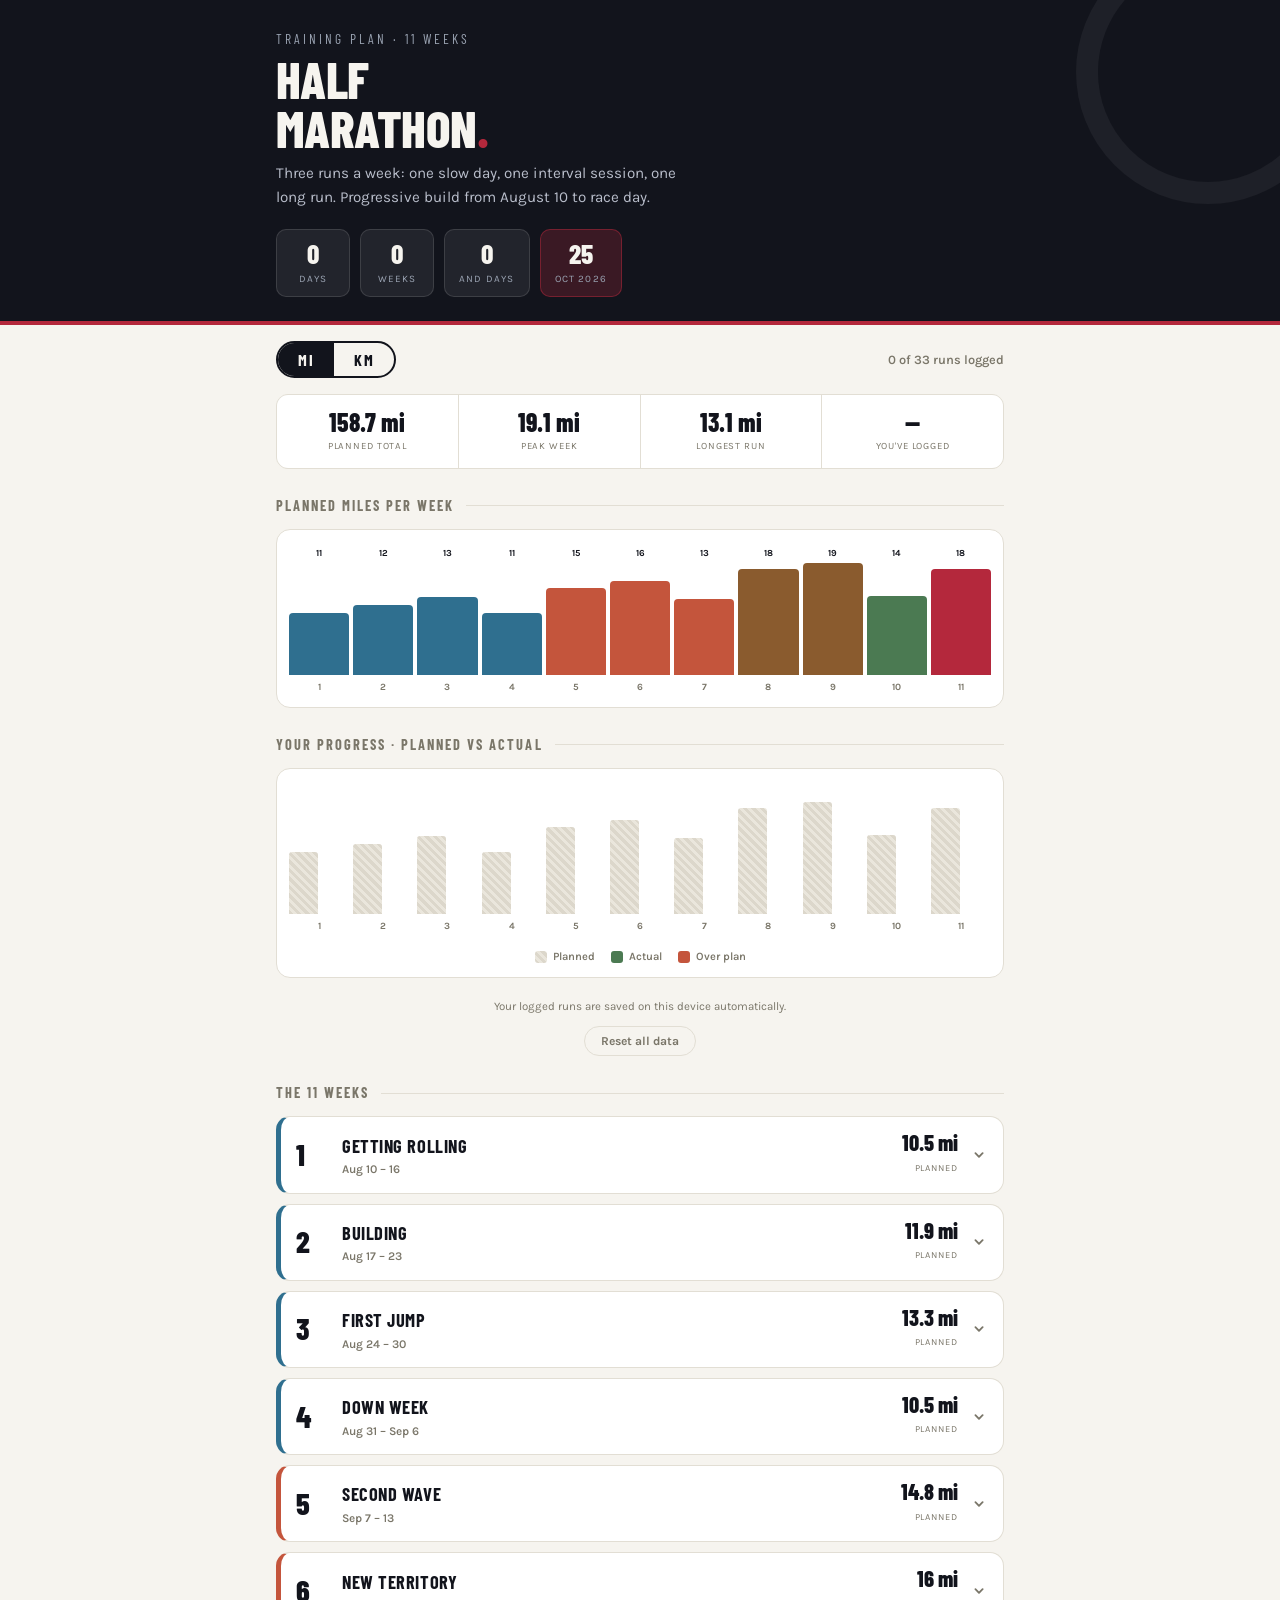
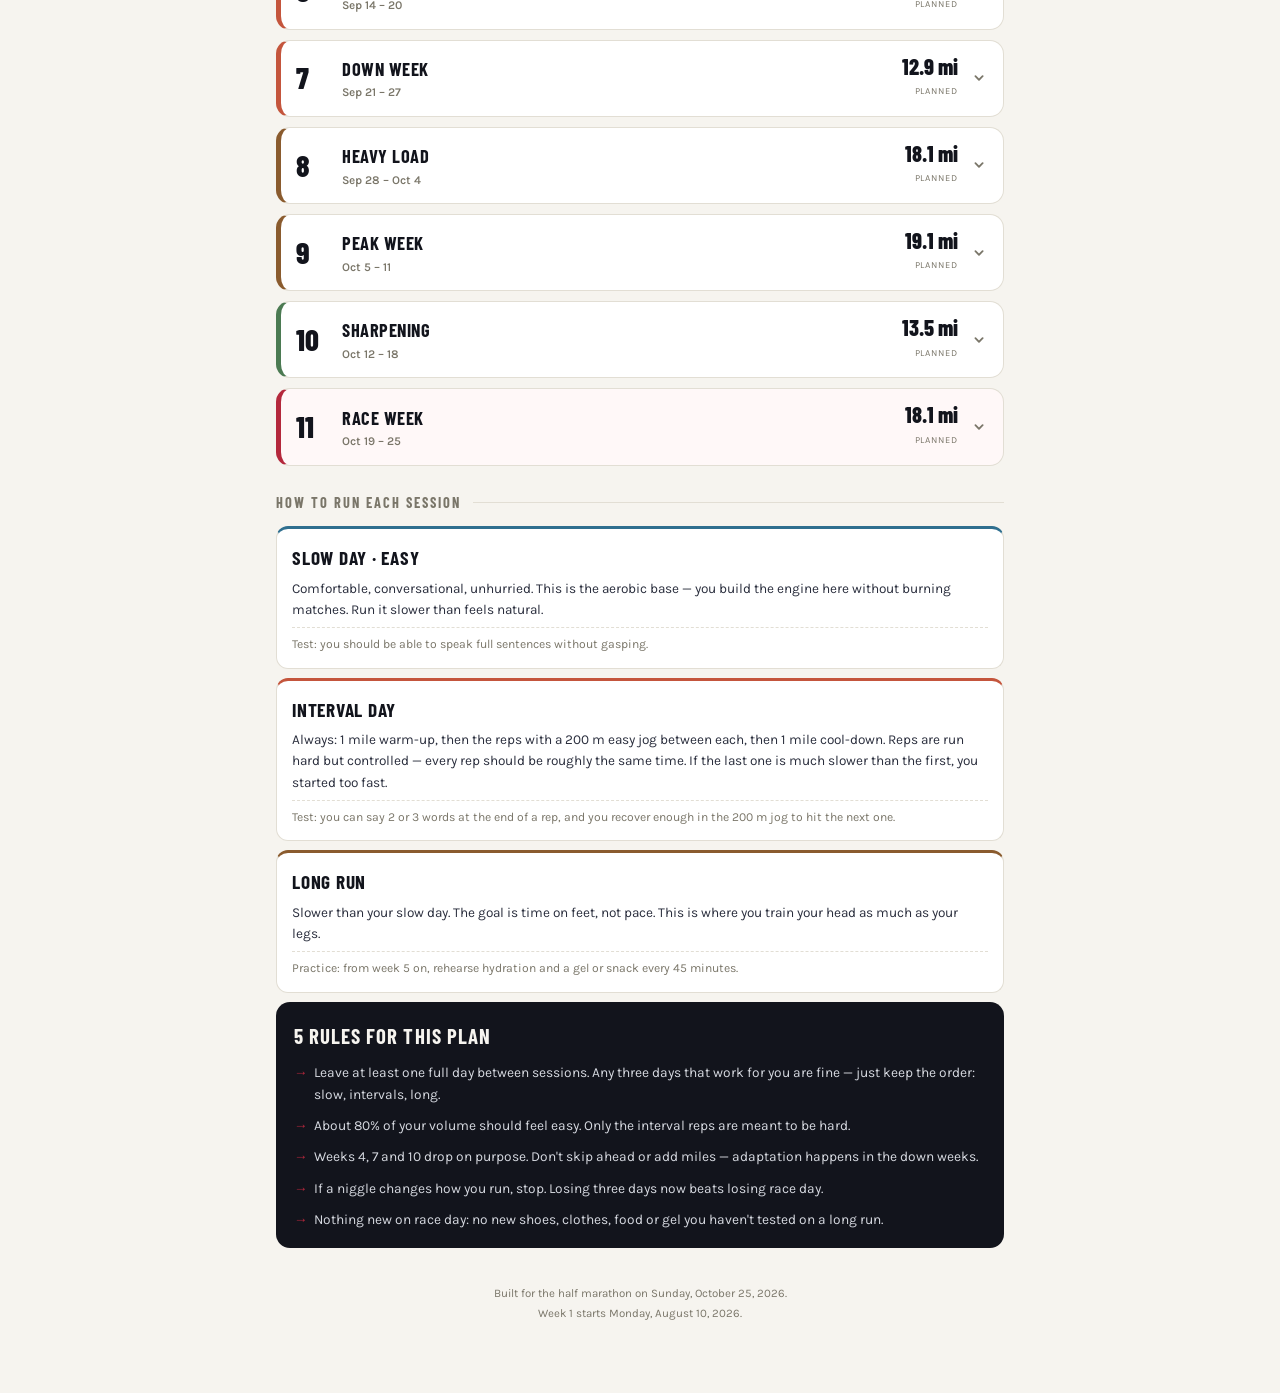
<file: index.html>
<!DOCTYPE html>
<html lang="en">
<head>
<meta charset="UTF-8">
<meta name="viewport" content="width=device-width, initial-scale=1.0, viewport-fit=cover">
<title>Half Marathon · 11-Week Plan · Oct 25, 2026</title>
<link href="https://fonts.googleapis.com/css2?family=Barlow+Condensed:wght@600;700;800&family=Karla:wght@400;500;600;700&display=swap" rel="stylesheet">
<style>
:root{
  --ink:#12141C; --ink-2:#2A2E3D;
  --paper:#F6F4EF; --card:#FFFFFF;
  --line:#E2DED4; --muted:#7A7669;
  --base:#2F6F8F; --build:#C4553C; --peak:#8A5B2E; --taper:#4B7A52; --race:#B4283C;
  --easy:#2F6F8F; --interval:#C4553C; --long:#8A5B2E;
  --f-head:'Barlow Condensed',sans-serif;
  --f-body:'Karla',sans-serif;
  --track:112px;
}
*{margin:0;padding:0;box-sizing:border-box;-webkit-tap-highlight-color:transparent}
body{font-family:var(--f-body);background:var(--paper);color:var(--ink);line-height:1.55;padding-bottom:60px}
.wrap{max-width:760px;margin:0 auto;padding:0 16px}

/* HERO */
.hero{background:var(--ink);color:var(--paper);padding:28px 0 24px;border-bottom:4px solid var(--race);position:relative;overflow:hidden}
.hero::after{content:"";position:absolute;right:-60px;top:-60px;width:220px;height:220px;border:22px solid rgba(255,255,255,.05);border-radius:50%}
.kicker{font-family:var(--f-head);font-size:.85rem;letter-spacing:.22em;text-transform:uppercase;color:#9AA3B2;margin-bottom:6px}
.hero h1{font-family:var(--f-head);font-weight:800;font-size:clamp(2.1rem,8vw,3.2rem);line-height:.95;text-transform:uppercase;letter-spacing:-.01em}
.hero h1 em{font-style:normal;color:var(--race)}
.hero p.sub{color:#B9BECB;font-size:.95rem;margin-top:10px;max-width:48ch}
.countdown{display:flex;gap:10px;margin-top:20px;flex-wrap:wrap;position:relative;z-index:1}
.cd-box{background:rgba(255,255,255,.07);border:1px solid rgba(255,255,255,.12);border-radius:10px;padding:10px 14px;min-width:74px;text-align:center}
.cd-num{font-family:var(--f-head);font-size:1.7rem;font-weight:800;line-height:1}
.cd-lab{font-size:.62rem;letter-spacing:.12em;text-transform:uppercase;color:#9AA3B2;margin-top:3px}

/* CONTROLS */
.controls{display:flex;align-items:center;justify-content:space-between;gap:12px;padding:16px 0;flex-wrap:wrap}
.unit-toggle{display:inline-flex;border:2px solid var(--ink);border-radius:999px;overflow:hidden}
.unit-toggle button{font-family:var(--f-head);font-size:1rem;font-weight:700;letter-spacing:.1em;padding:7px 20px;border:0;background:transparent;color:var(--ink);cursor:pointer;text-transform:uppercase}
.unit-toggle button.on{background:var(--ink);color:var(--paper)}
.progress-mini{font-size:.8rem;color:var(--muted);font-weight:600}

/* STATS */
.stats{display:grid;grid-template-columns:repeat(4,1fr);gap:1px;background:var(--line);border:1px solid var(--line);border-radius:12px;overflow:hidden;margin-bottom:22px}
.stat{background:var(--card);padding:14px 8px;text-align:center}
.stat b{display:block;font-family:var(--f-head);font-size:1.6rem;font-weight:800;line-height:1}
.stat span{font-size:.6rem;letter-spacing:.09em;text-transform:uppercase;color:var(--muted);display:block;margin-top:4px}

.sec-head{font-family:var(--f-head);text-transform:uppercase;letter-spacing:.14em;font-size:.9rem;color:var(--muted);font-weight:700;display:flex;align-items:center;gap:12px;margin:26px 0 12px}
.sec-head::after{content:"";flex:1;height:1px;background:var(--line)}

/* CHARTS */
.chart-card{background:var(--card);border:1px solid var(--line);border-radius:14px;padding:16px 12px 12px;margin-bottom:10px}
.bars{display:flex;align-items:flex-end;gap:4px}
.bar-col{flex:1;min-width:0;text-align:center;cursor:pointer}
.bar-val{font-size:.58rem;color:var(--ink);font-weight:700;margin-bottom:3px;height:14px}
.bar-track{height:var(--track);display:flex;align-items:flex-end;gap:2px}
.bar{width:100%;min-height:3px;border-radius:4px 4px 0 0;background:var(--base);transition:height .3s}
.bar-lab{font-size:.6rem;color:var(--muted);font-weight:700;margin-top:5px}
.p-plan{flex:1;min-height:3px;border-radius:3px 3px 0 0;
  background:repeating-linear-gradient(45deg,#DCD7CB,#DCD7CB 3px,#EAE6DC 3px,#EAE6DC 6px)}
.p-act{flex:1;min-height:0;border-radius:3px 3px 0 0;background:var(--taper);transition:height .3s}
.p-act.over{background:var(--build)}
.legend{display:flex;gap:16px;justify-content:center;margin-top:14px;flex-wrap:wrap}
.legend span{font-size:.7rem;color:var(--muted);font-weight:600;display:flex;align-items:center;gap:6px}
.swatch{width:12px;height:12px;border-radius:3px;display:inline-block}

/* WEEK CARDS */
.week{background:var(--card);border:1px solid var(--line);border-radius:14px;margin-bottom:10px;overflow:hidden;border-left:5px solid var(--base)}
.week.build{border-left-color:var(--build)}
.week.peak{border-left-color:var(--peak)}
.week.taper{border-left-color:var(--taper)}
.week.race{border-left-color:var(--race);background:#FFF8F8}
.week-head{display:flex;align-items:center;gap:12px;padding:14px 15px;cursor:pointer}
.wnum{font-family:var(--f-head);font-size:1.9rem;font-weight:800;line-height:.85;min-width:34px}
.wmeta{flex:1;min-width:0}
.wtitle{font-family:var(--f-head);font-size:1.15rem;font-weight:700;text-transform:uppercase;letter-spacing:.03em}
.wdates{font-size:.74rem;color:var(--muted);font-weight:600}
.wtotal{text-align:right}
.wtotal b{font-family:var(--f-head);font-size:1.4rem;font-weight:800;display:block;line-height:1}
.wtotal span{font-size:.58rem;letter-spacing:.1em;text-transform:uppercase;color:var(--muted)}
.wtotal .ran{font-size:.66rem;font-weight:700;color:var(--taper);letter-spacing:0;text-transform:none}
.chev{width:18px;color:var(--muted);transition:transform .25s;flex-shrink:0}
.week.open .chev{transform:rotate(180deg)}
.week-body{display:none;padding:0 15px 15px;border-top:1px dashed var(--line)}
.week.open .week-body{display:block}
.wnote{font-size:.82rem;color:var(--ink-2);background:var(--paper);padding:10px 12px;border-radius:9px;margin:13px 0}

.session{padding:12px 0;border-bottom:1px solid var(--line)}
.session:last-child{border-bottom:0}
.s-top{display:flex;align-items:baseline;gap:8px;flex-wrap:wrap}
.s-order{font-family:var(--f-head);font-size:1.05rem;font-weight:700;text-transform:uppercase;color:var(--muted)}
.tag{font-size:.58rem;font-weight:800;letter-spacing:.1em;text-transform:uppercase;padding:3px 8px;border-radius:999px;color:#fff}
.tag.easy{background:var(--easy)}
.tag.interval{background:var(--interval)}
.tag.long{background:var(--long)}
.tag.race{background:var(--race)}
.s-dist{margin-left:auto;font-family:var(--f-head);font-weight:800;font-size:1.15rem}
.s-detail{font-size:.83rem;color:var(--ink-2);margin-top:3px}
.s-feel{font-size:.74rem;color:var(--muted);margin-top:4px;font-style:italic}

/* LOG ROW */
.s-log{display:flex;align-items:center;gap:8px;margin-top:10px;background:var(--paper);
       padding:9px 10px;border-radius:10px;flex-wrap:wrap}
.s-log label{font-size:.66rem;letter-spacing:.09em;text-transform:uppercase;color:var(--muted);font-weight:700}
.s-log input{width:72px;padding:7px 9px;border:2px solid var(--line);border-radius:8px;
  font-family:var(--f-body);font-size:1rem;font-weight:700;text-align:right;background:#fff;color:var(--ink)}
.s-log input:focus{outline:none;border-color:var(--taper)}
.s-log .u{font-size:.72rem;color:var(--muted);font-weight:700}
.btn-save{
  font-family:var(--f-body);font-size:.78rem;font-weight:800;letter-spacing:.04em;
  padding:8px 16px;border-radius:8px;border:2px solid var(--ink);background:var(--ink);
  color:#fff;cursor:pointer;transition:.15s;min-width:74px;
}
.btn-save:active{transform:scale(.96)}
.btn-save.ok{background:var(--taper);border-color:var(--taper)}
.delta{font-size:.72rem;font-weight:700;margin-left:auto}
.delta.up{color:var(--build)}
.delta.dn{color:var(--muted)}
.delta.ok{color:var(--taper)}

.zone{background:var(--card);border:1px solid var(--line);border-radius:12px;padding:14px 15px;margin-bottom:9px;border-top:3px solid var(--easy)}
.zone.z-int{border-top-color:var(--interval)}
.zone.z-long{border-top-color:var(--long)}
.zone h4{font-family:var(--f-head);font-size:1.2rem;text-transform:uppercase;letter-spacing:.04em}
.zone p{font-size:.85rem;color:var(--ink-2);margin-top:5px}
.zone .test{font-size:.76rem;color:var(--muted);margin-top:7px;padding-top:7px;border-top:1px dashed var(--line)}

.rules{background:var(--ink);color:var(--paper);border-radius:14px;padding:18px 18px 8px;margin-bottom:10px}
.rules h4{font-family:var(--f-head);font-size:1.3rem;text-transform:uppercase;letter-spacing:.05em;margin-bottom:10px}
.rules li{font-size:.86rem;color:#D6D9E0;margin-bottom:10px;list-style:none;padding-left:20px;position:relative}
.rules li::before{content:"→";position:absolute;left:0;color:var(--race);font-weight:700}

.savenote{font-size:.72rem;color:var(--muted);text-align:center;padding:10px 0 0}
.btn-reset{display:block;margin:10px auto 0;background:none;border:1.5px solid var(--line);color:var(--muted);font-family:var(--f-body);font-weight:700;font-size:.76rem;padding:7px 16px;border-radius:999px;cursor:pointer}
.btn-reset:hover{border-color:var(--race);color:var(--race)}
.foot{text-align:center;font-size:.72rem;color:var(--muted);padding:26px 0 10px;line-height:1.7}

.flash{position:fixed;bottom:18px;left:50%;transform:translateX(-50%);background:var(--taper);
  color:#fff;font-size:.8rem;font-weight:700;padding:10px 22px;border-radius:999px;
  opacity:0;pointer-events:none;transition:opacity .25s;z-index:99;box-shadow:0 4px 14px rgba(0,0,0,.2)}
.flash.on{opacity:1}

@media(max-width:420px){
  :root{--track:92px}
  .stats{grid-template-columns:repeat(2,1fr)}
  .bar-val{display:none}
  .delta{margin-left:0;width:100%}
}
</style>
</head>
<body>

<div class="hero">
  <div class="wrap">
    <div class="kicker">Training plan · 11 weeks</div>
    <h1>Half<br>Marathon<em>.</em></h1>
    <p class="sub">Three runs a week: one slow day, one interval session, one long run. Progressive build from August 10 to race day.</p>
    <div class="countdown" id="cd"></div>
  </div>
</div>

<div class="wrap">

  <div class="controls">
    <div class="unit-toggle">
      <button id="btnMi" class="on" onclick="setUnit('mi')">MI</button>
      <button id="btnKm" onclick="setUnit('km')">KM</button>
    </div>
    <div class="progress-mini" id="progTxt">0 of 33 runs logged</div>
  </div>

  <div class="stats">
    <div class="stat"><b id="stTotal">—</b><span>Planned total</span></div>
    <div class="stat"><b id="stPeak">—</b><span>Peak week</span></div>
    <div class="stat"><b id="stLong">—</b><span>Longest run</span></div>
    <div class="stat"><b id="stLogged">—</b><span>You've logged</span></div>
  </div>

  <div class="sec-head">Planned miles per week</div>
  <div class="chart-card"><div class="bars" id="bars"></div></div>

  <div class="sec-head">Your progress · planned vs actual</div>
  <div class="chart-card">
    <div class="bars" id="pbars"></div>
    <div class="legend">
      <span><i class="swatch" style="background:repeating-linear-gradient(45deg,#DCD7CB,#DCD7CB 3px,#EAE6DC 3px,#EAE6DC 6px)"></i> Planned</span>
      <span><i class="swatch" style="background:var(--taper)"></i> Actual</span>
      <span><i class="swatch" style="background:var(--build)"></i> Over plan</span>
    </div>
  </div>
  <div class="savenote" id="saveNote"></div>
  <button class="btn-reset" onclick="resetAll()">Reset all data</button>

  <div class="sec-head">The 11 weeks</div>
  <div id="weeks"></div>

  <div class="sec-head">How to run each session</div>

  <div class="zone">
    <h4>Slow day · Easy</h4>
    <p>Comfortable, conversational, unhurried. This is the aerobic base — you build the engine here without burning matches. Run it slower than feels natural.</p>
    <div class="test">Test: you should be able to speak full sentences without gasping.</div>
  </div>

  <div class="zone z-int">
    <h4>Interval day</h4>
    <p>Always: 1 mile warm-up, then the reps with a 200 m easy jog between each, then 1 mile cool-down. Reps are run hard but controlled — every rep should be roughly the same time. If the last one is much slower than the first, you started too fast.</p>
    <div class="test">Test: you can say 2 or 3 words at the end of a rep, and you recover enough in the 200 m jog to hit the next one.</div>
  </div>

  <div class="zone z-long">
    <h4>Long run</h4>
    <p>Slower than your slow day. The goal is time on feet, not pace. This is where you train your head as much as your legs.</p>
    <div class="test">Practice: from week 5 on, rehearse hydration and a gel or snack every 45 minutes.</div>
  </div>

  <div class="rules">
    <h4>5 rules for this plan</h4>
    <ul>
      <li>Leave at least one full day between sessions. Any three days that work for you are fine — just keep the order: slow, intervals, long.</li>
      <li>About 80% of your volume should feel easy. Only the interval reps are meant to be hard.</li>
      <li>Weeks 4, 7 and 10 drop on purpose. Don't skip ahead or add miles — adaptation happens in the down weeks.</li>
      <li>If a niggle changes how you run, stop. Losing three days now beats losing race day.</li>
      <li>Nothing new on race day: no new shoes, clothes, food or gel you haven't tested on a long run.</li>
    </ul>
  </div>

  <div class="foot">
    Built for the half marathon on Sunday, October 25, 2026.<br>
    Week 1 starts Monday, August 10, 2026.
  </div>
</div>

<div class="flash" id="flash">Saved</div>

<script>
/* ================= PLAN DATA (miles) ================= */
const RACE = new Date(2026,9,25,7,0,0);

const PLAN = [
 {n:1, phase:'base', title:'Getting rolling', dates:'Aug 10 – 16',
  note:'Start conservative. The goal this week is not pace — it is showing up all three days.',
  s:[
    {type:'easy', mi:3, det:'Continuous easy run', feel:'If in doubt, go slower.'},
    {type:'interval', mi:3.5, det:'1 mi warm-up + 4 × 400 m (200 m jog recovery) + 1 mi cool-down', feel:'First taste of speed. Keep all four reps even.'},
    {type:'long', mi:4, det:'Easy long run, walk breaks allowed', feel:'Finish feeling you could have kept going.'}
  ]},
 {n:2, phase:'base', title:'Building', dates:'Aug 17 – 23',
  note:'One more rep on the track, one more mile on the long run.',
  s:[
    {type:'easy', mi:3, det:'Continuous easy run', feel:'Recovery pace.'},
    {type:'interval', mi:3.9, det:'1 mi warm-up + 5 × 400 m (200 m jog recovery) + 1 mi cool-down', feel:'Same effort as last week, one extra rep.'},
    {type:'long', mi:5, det:'Steady easy long run', feel:'Slower than your easy day.'}
  ]},
 {n:3, phase:'base', title:'First jump', dates:'Aug 24 – 30',
  note:'Long run reaches 6 miles. It is normal for this week to feel heavier than the last.',
  s:[
    {type:'easy', mi:3, det:'Continuous easy run', feel:'Legs may be tired — that is fine.'},
    {type:'interval', mi:4.3, det:'1 mi warm-up + 6 × 400 m (200 m jog recovery) + 1 mi cool-down', feel:'Six reps. Hold the pace on reps 5 and 6.'},
    {type:'long', mi:6, det:'Easy long run, hydrate afterwards', feel:'Split it mentally into two halves of 3.'}
  ]},
 {n:4, phase:'base', title:'Down week', dates:'Aug 31 – Sep 6',
  note:'Recovery week. Volume drops on purpose so the body absorbs the last three weeks.',
  s:[
    {type:'easy', mi:3, det:'Very easy continuous run', feel:'Enjoy it.'},
    {type:'interval', mi:3.5, det:'1 mi warm-up + 4 × 400 m (200 m jog recovery) + 1 mi cool-down', feel:'Short and light.'},
    {type:'long', mi:4, det:'Short, relaxed long run', feel:'Finish with energy to spare.'}
  ]},
 {n:5, phase:'build', title:'Second wave', dates:'Sep 7 – 13',
  note:'Load comes back. From this week on, rehearse hydration and fuelling on the long run.',
  s:[
    {type:'easy', mi:3.5, det:'Continuous easy run', feel:'Conversational.'},
    {type:'interval', mi:4.3, det:'1 mi warm-up + 6 × 400 m (200 m jog recovery) + 1 mi cool-down', feel:'Should feel better than week 3.'},
    {type:'long', mi:7, det:'Easy long run + hydration test', feel:'Carry water. Try a gel at 45 min.'}
  ]},
 {n:6, phase:'build', title:'New territory', dates:'Sep 14 – 20',
  note:'Reps get longer — 800s instead of 400s. Same effort, held twice as long.',
  s:[
    {type:'easy', mi:3.5, det:'Continuous easy run', feel:'Very easy, just movement.'},
    {type:'interval', mi:4.5, det:'1 mi warm-up + 4 × 800 m (200 m jog recovery) + 1 mi cool-down', feel:'Slightly slower per 400 than your 400 reps. Do not chase it.'},
    {type:'long', mi:8, det:'Long run at a slow, sustainable pace', feel:'Run 4 min / walk 1 min is a valid strategy.'}
  ]},
 {n:7, phase:'build', title:'Down week', dates:'Sep 21 – 27',
  note:'Second recovery week. You are past the halfway point of the total load.',
  s:[
    {type:'easy', mi:3, det:'Very easy continuous run', feel:'Recovery.'},
    {type:'interval', mi:3.9, det:'1 mi warm-up + 5 × 400 m (200 m jog recovery) + 1 mi cool-down', feel:'Short reps, sharp legs.'},
    {type:'long', mi:6, det:'Shorter, comfortable long run', feel:'Good week to check shoes and kit.'}
  ]},
 {n:8, phase:'peak', title:'Heavy load', dates:'Sep 28 – Oct 4',
  note:'Big week. Long run at 9 miles and your longest interval session so far.',
  s:[
    {type:'easy', mi:4, det:'Continuous easy run', feel:'Do not turn this into a tempo.'},
    {type:'interval', mi:5.1, det:'1 mi warm-up + 5 × 800 m (200 m jog recovery) + 1 mi cool-down', feel:'Break it into blocks: 2 reps, 2 reps, 1 rep.'},
    {type:'long', mi:9, det:'Long run with hydration and gel', feel:'Full nutrition rehearsal.'}
  ]},
 {n:9, phase:'peak', title:'Peak week', dates:'Oct 5 – 11',
  note:'The high point of the plan. Ten miles on the long run — if you get here, the race is done.',
  s:[
    {type:'easy', mi:4, det:'Continuous easy run', feel:'Protect the legs for the long run.'},
    {type:'interval', mi:5.1, det:'1 mi warm-up + 5 × 800 m at goal race pace (200 m jog recovery) + 1 mi cool-down', feel:'Practice the exact pace you want on race day.'},
    {type:'long', mi:10, det:'Longest run · race kit and shoes', feel:'Full dress rehearsal: same time of day, same breakfast.'}
  ]},
 {n:10, phase:'taper', title:'Sharpening', dates:'Oct 12 – 18',
  note:'Taper begins. Volume drops, intensity stays. You will feel extra energy — do not spend it.',
  s:[
    {type:'easy', mi:3, det:'Very easy continuous run', feel:'Fresh legs.'},
    {type:'interval', mi:3.5, det:'1 mi warm-up + 4 × 400 m at goal race pace (200 m jog recovery) + 1 mi cool-down', feel:'Short and sharp.'},
    {type:'long', mi:7, det:'Final long run, comfortable', feel:'Finish wanting more.'}
  ]},
 {n:11, phase:'race', title:'Race week', dates:'Oct 19 – 25',
  note:'Low volume, high rest. Sleep, hydrate, and trust the last ten weeks. The fitness is already built.',
  s:[
    {type:'easy', mi:2, det:'Very short, very easy run', feel:'Just turning the legs over.'},
    {type:'interval', mi:3, det:'2 mi easy + 4 × 100 m strides', feel:'Activation, not training.'},
    {type:'race', mi:13.1, det:'RACE DAY · start slow, finish strong', feel:'The first 3 miles should feel too easy.'}
  ]}
];

const PHASE_COLOR = {base:'#2F6F8F', build:'#C4553C', peak:'#8A5B2E', taper:'#4B7A52', race:'#B4283C'};
const TYPE_LABEL  = {easy:'Slow', interval:'Interval', long:'Long run', race:'Race'};
const ORDINAL     = ['Run 1','Run 2','Run 3'];

let unit='mi';
let logged={};   // key "week-index" -> MILES

/* ---------- storage ---------- */
const KEY='hm2026';
function save(){ try{ localStorage.setItem(KEY, JSON.stringify({logged,unit})); }catch(e){} }
function load(){
  try{
    const raw=localStorage.getItem(KEY); if(!raw) return;
    const d=JSON.parse(raw); logged=d.logged||{}; unit=d.unit||'mi';
  }catch(e){}
}
function storageWorks(){
  try{ localStorage.setItem('__t','1'); localStorage.removeItem('__t'); return true; }catch(e){ return false; }
}
function resetAll(){
  if(!confirm('Clear all logged runs?')) return;
  logged={};
  try{ localStorage.removeItem(KEY); }catch(e){}
  render();
}

/* ---------- helpers ---------- */
function conv(mi){ return unit==='km' ? mi*1.60934 : mi; }
function toMiles(v){ return unit==='km' ? v/1.60934 : v; }
function fmt(mi){ return conv(mi).toFixed(1).replace(/\.0$/,'') + ' ' + unit; }
function num(mi){ return conv(mi).toFixed(1).replace(/\.0$/,''); }
function weekPlan(w){ return w.s.reduce((a,x)=>a+x.mi,0); }
function weekActual(w){ return w.s.reduce((a,x,i)=>a+(logged[w.n+'-'+i]||0),0); }
function totalLogged(){ return PLAN.reduce((a,w)=>a+weekActual(w),0); }
function runsLogged(){ return Object.values(logged).filter(v=>v>0).length; }

let flashT;
function flash(msg){
  const f=document.getElementById('flash');
  f.textContent=msg||'Saved';
  f.classList.add('on');
  clearTimeout(flashT);
  flashT=setTimeout(()=>f.classList.remove('on'),1400);
}

function setUnit(u){
  unit=u;
  document.getElementById('btnMi').classList.toggle('on',u==='mi');
  document.getElementById('btnKm').classList.toggle('on',u==='km');
  save(); render();
}

function toggleWeek(n){ document.getElementById('w'+n).classList.toggle('open'); }

/* ---------- THE SAVE ACTION ---------- */
function saveRun(wn,si){
  const k=wn+'-'+si;
  const input=document.getElementById('i'+k);
  const val=parseFloat(input.value);
  const miles=isNaN(val)||val<=0 ? 0 : toMiles(val);

  if(miles>0) logged[k]=miles; else delete logged[k];
  save();

  // button feedback
  const btn=document.getElementById('b'+k);
  const original=btn.textContent;
  btn.textContent='Saved ✓';
  btn.classList.add('ok');
  setTimeout(()=>{ btn.textContent=original; btn.classList.remove('ok'); },1600);
  flash(miles>0 ? 'Saved '+fmt(miles) : 'Cleared');

  // targeted refresh (keeps focus and open state)
  renderCharts(); renderStats(); renderProgressText(); refreshWeekTotals();
  const d=document.getElementById('d'+k);
  if(d) d.outerHTML=deltaHtml(wn,si);
}

function deltaHtml(wn,si){
  const w=PLAN.find(x=>x.n===wn), k=wn+'-'+si, v=logged[k];
  let cls='dn', txt='';
  if(v>0){
    const diff=v-w.s[si].mi;
    if(Math.abs(diff)<0.15){ cls='ok'; txt='on plan'; }
    else if(diff>0){ cls='up'; txt='+'+num(diff)+' '+unit+' over'; }
    else{ cls='dn'; txt=num(Math.abs(diff))+' '+unit+' under'; }
  }
  return `<span class="delta ${cls}" id="d${k}">${txt}</span>`;
}

/* ---------- render ---------- */
function renderCountdown(){
  const d=Math.max(0,Math.floor((RACE-new Date())/86400000));
  document.getElementById('cd').innerHTML=`
    <div class="cd-box"><div class="cd-num">${d}</div><div class="cd-lab">Days</div></div>
    <div class="cd-box"><div class="cd-num">${Math.floor(d/7)}</div><div class="cd-lab">Weeks</div></div>
    <div class="cd-box"><div class="cd-num">${d%7}</div><div class="cd-lab">And days</div></div>
    <div class="cd-box" style="background:rgba(180,40,60,.25);border-color:rgba(180,40,60,.5)">
      <div class="cd-num">25</div><div class="cd-lab">Oct 2026</div></div>`;
}

function renderStats(){
  const totals=PLAN.map(weekPlan);
  document.getElementById('stTotal').textContent=fmt(totals.reduce((a,b)=>a+b,0));
  document.getElementById('stPeak').textContent =fmt(Math.max(...totals));
  document.getElementById('stLong').textContent =fmt(Math.max(...PLAN.flatMap(w=>w.s.filter(s=>s.type==='long'||s.type==='race').map(s=>s.mi))));
  const lg=totalLogged();
  document.getElementById('stLogged').textContent = lg>0 ? fmt(lg) : '—';
}

function renderCharts(){
  const plans=PLAN.map(weekPlan);
  const acts =PLAN.map(weekActual);

  const max1=Math.max(...plans);
  document.getElementById('bars').innerHTML=PLAN.map((w,i)=>`
    <div class="bar-col" onclick="toggleWeek(${w.n});document.getElementById('w${w.n}').scrollIntoView({behavior:'smooth',block:'center'})">
      <div class="bar-val">${conv(plans[i]).toFixed(0)}</div>
      <div class="bar-track">
        <div class="bar" style="height:${(plans[i]/max1*100).toFixed(1)}%;background:${PHASE_COLOR[w.phase]}"></div>
      </div>
      <div class="bar-lab">${w.n}</div>
    </div>`).join('');

  const max2=Math.max(...plans,...acts,1);
  document.getElementById('pbars').innerHTML=PLAN.map((w,i)=>`
    <div class="bar-col">
      <div class="bar-val">${acts[i]>0?conv(acts[i]).toFixed(0):''}</div>
      <div class="bar-track">
        <div class="p-plan" style="height:${(plans[i]/max2*100).toFixed(1)}%"></div>
        <div class="p-act ${acts[i]>plans[i]*1.05?'over':''}" style="height:${(acts[i]/max2*100).toFixed(1)}%"></div>
      </div>
      <div class="bar-lab">${w.n}</div>
    </div>`).join('');
}

function refreshWeekTotals(){
  PLAN.forEach(w=>{
    const el=document.getElementById('ran'+w.n);
    if(el){ const a=weekActual(w); el.textContent = a>0 ? 'ran '+fmt(a) : ''; }
  });
}

function renderWeeks(){
  document.getElementById('weeks').innerHTML=PLAN.map(w=>{
    const open=document.getElementById('w'+w.n)?.classList.contains('open');
    const a=weekActual(w);
    const sessions=w.s.map((s,i)=>{
      const k=w.n+'-'+i;
      const v=logged[k]!==undefined ? num(logged[k]) : '0';
      return `<div class="session">
        <div class="s-top">
          <span class="s-order">${ORDINAL[i]}</span>
          <span class="tag ${s.type}">${TYPE_LABEL[s.type]}</span>
          <span class="s-dist">${fmt(s.mi)}</span>
        </div>
        <div class="s-detail">${s.det}</div>
        <div class="s-feel">${s.feel}</div>
        <div class="s-log">
          <label for="i${k}">I ran</label>
          <input id="i${k}" type="number" inputmode="decimal" step="0.1" min="0" value="${v}"
                 onfocus="this.select()">
          <span class="u">${unit}</span>
          <button class="btn-save" id="b${k}" onclick="saveRun(${w.n},${i})">Save</button>
          ${deltaHtml(w.n,i)}
        </div>
      </div>`;
    }).join('');
    return `<div class="week ${w.phase} ${open?'open':''}" id="w${w.n}">
      <div class="week-head" onclick="toggleWeek(${w.n})">
        <div class="wnum">${w.n}</div>
        <div class="wmeta">
          <div class="wtitle">${w.title}</div>
          <div class="wdates">${w.dates}</div>
        </div>
        <div class="wtotal">
          <b>${fmt(weekPlan(w))}</b>
          <span>Planned</span>
          <div class="ran" id="ran${w.n}">${a>0?'ran '+fmt(a):''}</div>
        </div>
        <svg class="chev" viewBox="0 0 20 20" fill="currentColor"><path fill-rule="evenodd" d="M5.3 7.3a1 1 0 011.4 0L10 10.6l3.3-3.3a1 1 0 111.4 1.4l-4 4a1 1 0 01-1.4 0l-4-4a1 1 0 010-1.4z" clip-rule="evenodd"/></svg>
      </div>
      <div class="week-body">
        <div class="wnote">${w.note}</div>
        ${sessions}
      </div>
    </div>`;
  }).join('');
}

function renderProgressText(){
  const total=PLAN.reduce((a,w)=>a+w.s.length,0);
  document.getElementById('progTxt').textContent=`${runsLogged()} of ${total} runs logged`;
}

function render(){ renderStats(); renderCharts(); renderWeeks(); renderProgressText(); }

/* ---------- init ---------- */
load();
document.getElementById('btnMi').classList.toggle('on',unit==='mi');
document.getElementById('btnKm').classList.toggle('on',unit==='km');
document.getElementById('saveNote').textContent = storageWorks()
  ? 'Your logged runs are saved on this device automatically.'
  : 'Saving is off in this preview — it works on the live site.';
renderCountdown();
render();
setInterval(renderCountdown,60000);
</script>
</body>
</html>
</file>
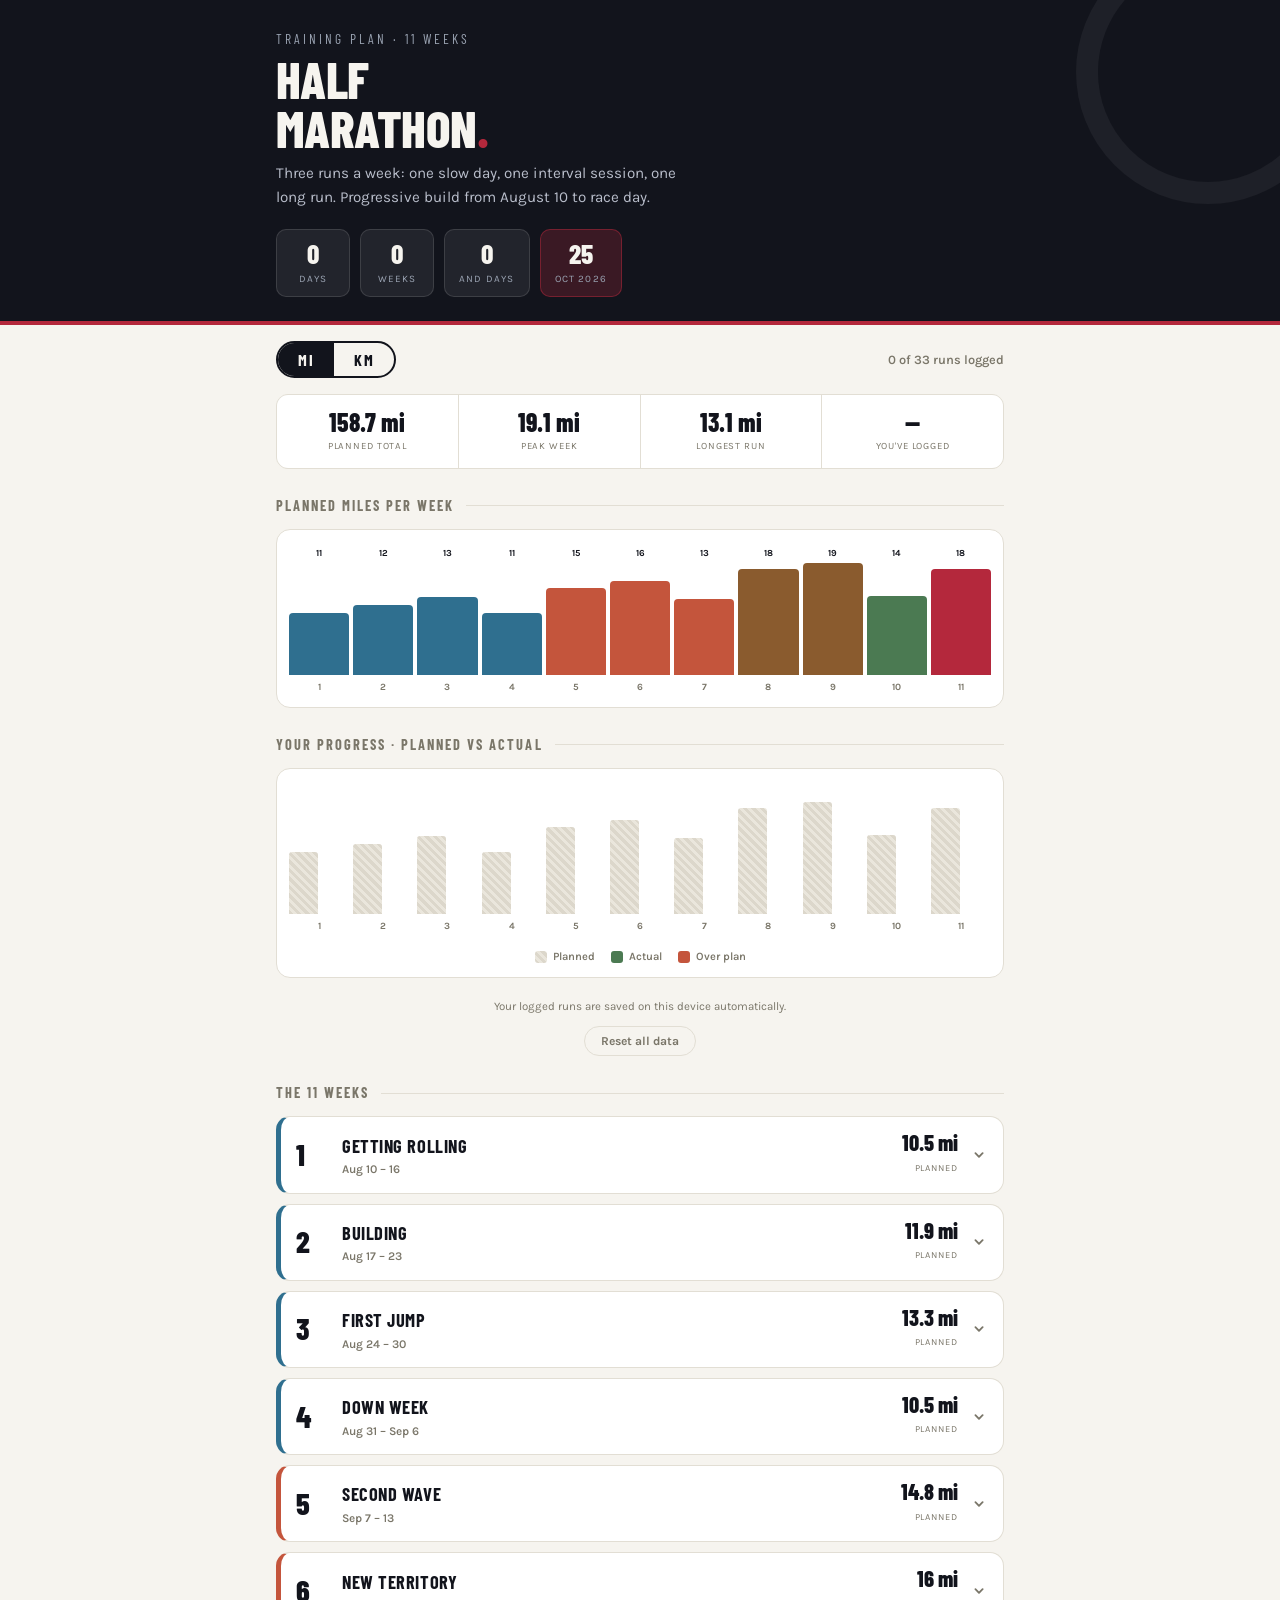
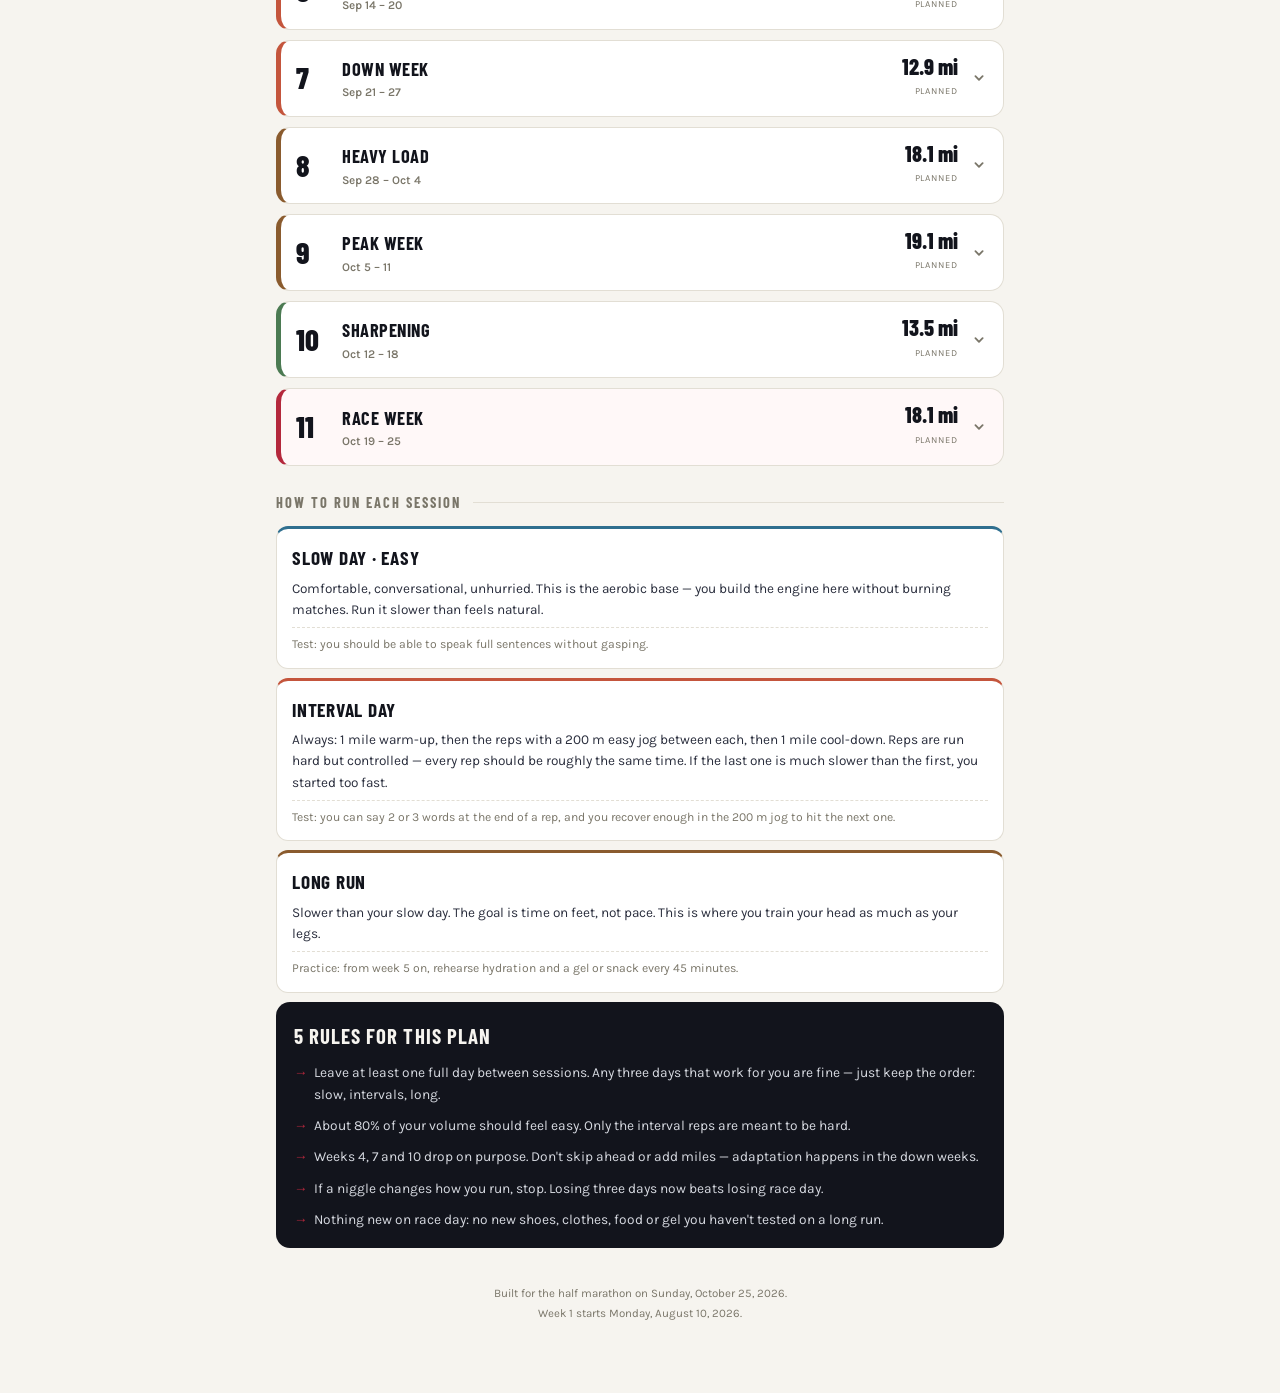
<file: half-marathon-plan-v2.html>
<!DOCTYPE html>
<html lang="en">
<head>
<meta charset="UTF-8">
<meta name="viewport" content="width=device-width, initial-scale=1.0, viewport-fit=cover">
<title>Half Marathon · 11-Week Plan · Oct 25, 2026</title>
<link href="https://fonts.googleapis.com/css2?family=Barlow+Condensed:wght@600;700;800&family=Karla:wght@400;500;600;700&display=swap" rel="stylesheet">
<style>
:root{
  --ink:#12141C; --ink-2:#2A2E3D;
  --paper:#F6F4EF; --card:#FFFFFF;
  --line:#E2DED4; --muted:#7A7669;
  --base:#2F6F8F; --build:#C4553C; --peak:#8A5B2E; --taper:#4B7A52; --race:#B4283C;
  --easy:#2F6F8F; --interval:#C4553C; --long:#8A5B2E;
  --f-head:'Barlow Condensed',sans-serif;
  --f-body:'Karla',sans-serif;
  --track:112px;
}
*{margin:0;padding:0;box-sizing:border-box;-webkit-tap-highlight-color:transparent}
body{font-family:var(--f-body);background:var(--paper);color:var(--ink);line-height:1.55;padding-bottom:60px}
.wrap{max-width:760px;margin:0 auto;padding:0 16px}

/* HERO */
.hero{background:var(--ink);color:var(--paper);padding:28px 0 24px;border-bottom:4px solid var(--race);position:relative;overflow:hidden}
.hero::after{content:"";position:absolute;right:-60px;top:-60px;width:220px;height:220px;border:22px solid rgba(255,255,255,.05);border-radius:50%}
.kicker{font-family:var(--f-head);font-size:.85rem;letter-spacing:.22em;text-transform:uppercase;color:#9AA3B2;margin-bottom:6px}
.hero h1{font-family:var(--f-head);font-weight:800;font-size:clamp(2.1rem,8vw,3.2rem);line-height:.95;text-transform:uppercase;letter-spacing:-.01em}
.hero h1 em{font-style:normal;color:var(--race)}
.hero p.sub{color:#B9BECB;font-size:.95rem;margin-top:10px;max-width:48ch}
.countdown{display:flex;gap:10px;margin-top:20px;flex-wrap:wrap;position:relative;z-index:1}
.cd-box{background:rgba(255,255,255,.07);border:1px solid rgba(255,255,255,.12);border-radius:10px;padding:10px 14px;min-width:74px;text-align:center}
.cd-num{font-family:var(--f-head);font-size:1.7rem;font-weight:800;line-height:1}
.cd-lab{font-size:.62rem;letter-spacing:.12em;text-transform:uppercase;color:#9AA3B2;margin-top:3px}

/* CONTROLS */
.controls{display:flex;align-items:center;justify-content:space-between;gap:12px;padding:16px 0;flex-wrap:wrap}
.unit-toggle{display:inline-flex;border:2px solid var(--ink);border-radius:999px;overflow:hidden}
.unit-toggle button{font-family:var(--f-head);font-size:1rem;font-weight:700;letter-spacing:.1em;padding:7px 20px;border:0;background:transparent;color:var(--ink);cursor:pointer;text-transform:uppercase}
.unit-toggle button.on{background:var(--ink);color:var(--paper)}
.progress-mini{font-size:.8rem;color:var(--muted);font-weight:600}

/* STATS */
.stats{display:grid;grid-template-columns:repeat(4,1fr);gap:1px;background:var(--line);border:1px solid var(--line);border-radius:12px;overflow:hidden;margin-bottom:22px}
.stat{background:var(--card);padding:14px 8px;text-align:center}
.stat b{display:block;font-family:var(--f-head);font-size:1.6rem;font-weight:800;line-height:1}
.stat span{font-size:.6rem;letter-spacing:.09em;text-transform:uppercase;color:var(--muted);display:block;margin-top:4px}

.sec-head{font-family:var(--f-head);text-transform:uppercase;letter-spacing:.14em;font-size:.9rem;color:var(--muted);font-weight:700;display:flex;align-items:center;gap:12px;margin:26px 0 12px}
.sec-head::after{content:"";flex:1;height:1px;background:var(--line)}

/* ============ CHARTS (fixed-height track = percentage heights resolve) ============ */
.chart-card{background:var(--card);border:1px solid var(--line);border-radius:14px;padding:16px 12px 12px;margin-bottom:10px}
.bars{display:flex;align-items:flex-end;gap:4px}
.bar-col{flex:1;min-width:0;text-align:center;cursor:pointer}
.bar-val{font-size:.58rem;color:var(--ink);font-weight:700;margin-bottom:3px;height:14px}
.bar-track{height:var(--track);display:flex;align-items:flex-end;gap:2px}
.bar{width:100%;min-height:3px;border-radius:4px 4px 0 0;background:var(--base);transition:height .3s}
.bar-lab{font-size:.6rem;color:var(--muted);font-weight:700;margin-top:5px}

.p-plan{flex:1;min-height:3px;border-radius:3px 3px 0 0;
  background:repeating-linear-gradient(45deg,#DCD7CB,#DCD7CB 3px,#EAE6DC 3px,#EAE6DC 6px)}
.p-act{flex:1;min-height:0;border-radius:3px 3px 0 0;background:var(--taper);transition:height .3s}
.p-act.over{background:var(--build)}
.legend{display:flex;gap:16px;justify-content:center;margin-top:14px;flex-wrap:wrap}
.legend span{font-size:.7rem;color:var(--muted);font-weight:600;display:flex;align-items:center;gap:6px}
.swatch{width:12px;height:12px;border-radius:3px;display:inline-block}

/* WEEK CARDS */
.week{background:var(--card);border:1px solid var(--line);border-radius:14px;margin-bottom:10px;overflow:hidden;border-left:5px solid var(--base)}
.week.build{border-left-color:var(--build)}
.week.peak{border-left-color:var(--peak)}
.week.taper{border-left-color:var(--taper)}
.week.race{border-left-color:var(--race);background:#FFF8F8}
.week-head{display:flex;align-items:center;gap:12px;padding:14px 15px;cursor:pointer}
.wnum{font-family:var(--f-head);font-size:1.9rem;font-weight:800;line-height:.85;min-width:34px}
.wmeta{flex:1;min-width:0}
.wtitle{font-family:var(--f-head);font-size:1.15rem;font-weight:700;text-transform:uppercase;letter-spacing:.03em}
.wdates{font-size:.74rem;color:var(--muted);font-weight:600}
.wtotal{text-align:right}
.wtotal b{font-family:var(--f-head);font-size:1.4rem;font-weight:800;display:block;line-height:1}
.wtotal span{font-size:.58rem;letter-spacing:.1em;text-transform:uppercase;color:var(--muted)}
.wtotal .ran{font-size:.66rem;font-weight:700;color:var(--taper);letter-spacing:0;text-transform:none}
.chev{width:18px;color:var(--muted);transition:transform .25s;flex-shrink:0}
.week.open .chev{transform:rotate(180deg)}
.week-body{display:none;padding:0 15px 15px;border-top:1px dashed var(--line)}
.week.open .week-body{display:block}
.wnote{font-size:.82rem;color:var(--ink-2);background:var(--paper);padding:10px 12px;border-radius:9px;margin:13px 0}

.session{display:flex;gap:12px;padding:12px 0;border-bottom:1px solid var(--line)}
.session:last-child{border-bottom:0}
.chk{width:26px;height:26px;border-radius:7px;border:2px solid var(--line);flex-shrink:0;margin-top:2px;cursor:pointer;display:flex;align-items:center;justify-content:center;transition:.15s;background:#fff}
.chk.done{background:var(--taper);border-color:var(--taper)}
.chk svg{width:14px;color:#fff;opacity:0}
.chk.done svg{opacity:1}
.s-body{flex:1;min-width:0}
.s-top{display:flex;align-items:baseline;gap:8px;flex-wrap:wrap}
.s-order{font-family:var(--f-head);font-size:1.05rem;font-weight:700;text-transform:uppercase;color:var(--muted)}
.tag{font-size:.58rem;font-weight:800;letter-spacing:.1em;text-transform:uppercase;padding:3px 8px;border-radius:999px;color:#fff}
.tag.easy{background:var(--easy)}
.tag.interval{background:var(--interval)}
.tag.long{background:var(--long)}
.tag.race{background:var(--race)}
.s-dist{margin-left:auto;font-family:var(--f-head);font-weight:800;font-size:1.15rem}
.s-detail{font-size:.83rem;color:var(--ink-2);margin-top:3px}
.s-feel{font-size:.74rem;color:var(--muted);margin-top:4px;font-style:italic}
.s-log{display:flex;align-items:center;gap:8px;margin-top:9px}
.s-log label{font-size:.68rem;letter-spacing:.09em;text-transform:uppercase;color:var(--muted);font-weight:700}
.s-log input{width:74px;padding:5px 9px;border:2px solid var(--line);border-radius:8px;font-family:var(--f-body);font-size:.88rem;font-weight:700;text-align:right;background:var(--paper);color:var(--ink)}
.s-log input:focus{outline:none;border-color:var(--taper);background:#fff}
.s-log .u{font-size:.7rem;color:var(--muted);font-weight:700}
.s-log .delta{font-size:.7rem;font-weight:700;margin-left:auto}
.delta.up{color:var(--build)}
.delta.dn{color:var(--muted)}
.delta.ok{color:var(--taper)}

.zone{background:var(--card);border:1px solid var(--line);border-radius:12px;padding:14px 15px;margin-bottom:9px;border-top:3px solid var(--easy)}
.zone.z-int{border-top-color:var(--interval)}
.zone.z-long{border-top-color:var(--long)}
.zone h4{font-family:var(--f-head);font-size:1.2rem;text-transform:uppercase;letter-spacing:.04em}
.zone p{font-size:.85rem;color:var(--ink-2);margin-top:5px}
.zone .test{font-size:.76rem;color:var(--muted);margin-top:7px;padding-top:7px;border-top:1px dashed var(--line)}

.rules{background:var(--ink);color:var(--paper);border-radius:14px;padding:18px 18px 8px;margin-bottom:10px}
.rules h4{font-family:var(--f-head);font-size:1.3rem;text-transform:uppercase;letter-spacing:.05em;margin-bottom:10px}
.rules li{font-size:.86rem;color:#D6D9E0;margin-bottom:10px;list-style:none;padding-left:20px;position:relative}
.rules li::before{content:"→";position:absolute;left:0;color:var(--race);font-weight:700}

.savenote{font-size:.72rem;color:var(--muted);text-align:center;padding:10px 0 0}
.btn-reset{display:block;margin:10px auto 0;background:none;border:1.5px solid var(--line);color:var(--muted);font-family:var(--f-body);font-weight:700;font-size:.76rem;padding:7px 16px;border-radius:999px;cursor:pointer}
.btn-reset:hover{border-color:var(--race);color:var(--race)}
.foot{text-align:center;font-size:.72rem;color:var(--muted);padding:26px 0 10px;line-height:1.7}

@media(max-width:420px){
  :root{--track:92px}
  .stats{grid-template-columns:repeat(2,1fr)}
  .bar-val{display:none}
}
</style>
</head>
<body>

<div class="hero">
  <div class="wrap">
    <div class="kicker">Training plan · 11 weeks</div>
    <h1>Half<br>Marathon<em>.</em></h1>
    <p class="sub">Three runs a week: one slow day, one interval session, one long run. Progressive build from August 10 to race day.</p>
    <div class="countdown" id="cd"></div>
  </div>
</div>

<div class="wrap">

  <div class="controls">
    <div class="unit-toggle">
      <button id="btnMi" class="on" onclick="setUnit('mi')">MI</button>
      <button id="btnKm" onclick="setUnit('km')">KM</button>
    </div>
    <div class="progress-mini" id="progTxt">0 of 33 runs logged</div>
  </div>

  <div class="stats">
    <div class="stat"><b id="stTotal">—</b><span>Planned total</span></div>
    <div class="stat"><b id="stPeak">—</b><span>Peak week</span></div>
    <div class="stat"><b id="stLong">—</b><span>Longest run</span></div>
    <div class="stat"><b id="stLogged">—</b><span>You've logged</span></div>
  </div>

  <div class="sec-head">Planned miles per week</div>
  <div class="chart-card"><div class="bars" id="bars"></div></div>

  <div class="sec-head">Your progress · planned vs actual</div>
  <div class="chart-card">
    <div class="bars" id="pbars"></div>
    <div class="legend">
      <span><i class="swatch" style="background:repeating-linear-gradient(45deg,#DCD7CB,#DCD7CB 3px,#EAE6DC 3px,#EAE6DC 6px)"></i> Planned</span>
      <span><i class="swatch" style="background:var(--taper)"></i> Actual</span>
      <span><i class="swatch" style="background:var(--build)"></i> Over plan</span>
    </div>
  </div>
  <div class="savenote" id="saveNote"></div>
  <button class="btn-reset" onclick="resetAll()">Reset all data</button>

  <div class="sec-head">The 11 weeks</div>
  <div id="weeks"></div>

  <div class="sec-head">How to run each session</div>

  <div class="zone">
    <h4>Slow day · Easy</h4>
    <p>Comfortable, conversational, unhurried. This is the aerobic base — you build the engine here without burning matches. Run it slower than feels natural.</p>
    <div class="test">Test: you should be able to speak full sentences without gasping.</div>
  </div>

  <div class="zone z-int">
    <h4>Interval day</h4>
    <p>Always: 1 mile warm-up, then the reps with a 200 m easy jog between each, then 1 mile cool-down. Reps are run hard but controlled — every rep should be roughly the same time. If the last one is much slower than the first, you started too fast.</p>
    <div class="test">Test: you can say 2 or 3 words at the end of a rep, and you recover enough in the 200 m jog to hit the next one.</div>
  </div>

  <div class="zone z-long">
    <h4>Long run</h4>
    <p>Slower than your slow day. The goal is time on feet, not pace. This is where you train your head as much as your legs.</p>
    <div class="test">Practice: from week 5 on, rehearse hydration and a gel or snack every 45 minutes.</div>
  </div>

  <div class="rules">
    <h4>5 rules for this plan</h4>
    <ul>
      <li>Leave at least one full day between sessions. Any three days that work for you are fine — just keep the order: slow, intervals, long.</li>
      <li>About 80% of your volume should feel easy. Only the interval reps are meant to be hard.</li>
      <li>Weeks 4, 7 and 10 drop on purpose. Don't skip ahead or add miles — adaptation happens in the down weeks.</li>
      <li>If a niggle changes how you run, stop. Losing three days now beats losing race day.</li>
      <li>Nothing new on race day: no new shoes, clothes, food or gel you haven't tested on a long run.</li>
    </ul>
  </div>

  <div class="foot">
    Built for the half marathon on Sunday, October 25, 2026.<br>
    Week 1 starts Monday, August 10, 2026.
  </div>
</div>

<script>
/* ================= PLAN DATA (miles) ================= */
const RACE = new Date(2026,9,25,7,0,0);

const PLAN = [
 {n:1, phase:'base', title:'Getting rolling', dates:'Aug 10 – 16',
  note:'Start conservative. The goal this week is not pace — it is showing up all three days.',
  s:[
    {type:'easy', mi:3, det:'Continuous easy run', feel:'If in doubt, go slower.'},
    {type:'interval', mi:3.5, det:'1 mi warm-up + 4 × 400 m (200 m jog recovery) + 1 mi cool-down', feel:'First taste of speed. Keep all four reps even.'},
    {type:'long', mi:4, det:'Easy long run, walk breaks allowed', feel:'Finish feeling you could have kept going.'}
  ]},
 {n:2, phase:'base', title:'Building', dates:'Aug 17 – 23',
  note:'One more rep on the track, one more mile on the long run.',
  s:[
    {type:'easy', mi:3, det:'Continuous easy run', feel:'Recovery pace.'},
    {type:'interval', mi:3.9, det:'1 mi warm-up + 5 × 400 m (200 m jog recovery) + 1 mi cool-down', feel:'Same effort as last week, one extra rep.'},
    {type:'long', mi:5, det:'Steady easy long run', feel:'Slower than your easy day.'}
  ]},
 {n:3, phase:'base', title:'First jump', dates:'Aug 24 – 30',
  note:'Long run reaches 6 miles. It is normal for this week to feel heavier than the last.',
  s:[
    {type:'easy', mi:3, det:'Continuous easy run', feel:'Legs may be tired — that is fine.'},
    {type:'interval', mi:4.3, det:'1 mi warm-up + 6 × 400 m (200 m jog recovery) + 1 mi cool-down', feel:'Six reps. Hold the pace on reps 5 and 6.'},
    {type:'long', mi:6, det:'Easy long run, hydrate afterwards', feel:'Split it mentally into two halves of 3.'}
  ]},
 {n:4, phase:'base', title:'Down week', dates:'Aug 31 – Sep 6',
  note:'Recovery week. Volume drops on purpose so the body absorbs the last three weeks.',
  s:[
    {type:'easy', mi:3, det:'Very easy continuous run', feel:'Enjoy it.'},
    {type:'interval', mi:3.5, det:'1 mi warm-up + 4 × 400 m (200 m jog recovery) + 1 mi cool-down', feel:'Short and light.'},
    {type:'long', mi:4, det:'Short, relaxed long run', feel:'Finish with energy to spare.'}
  ]},
 {n:5, phase:'build', title:'Second wave', dates:'Sep 7 – 13',
  note:'Load comes back. From this week on, rehearse hydration and fuelling on the long run.',
  s:[
    {type:'easy', mi:3.5, det:'Continuous easy run', feel:'Conversational.'},
    {type:'interval', mi:4.3, det:'1 mi warm-up + 6 × 400 m (200 m jog recovery) + 1 mi cool-down', feel:'Should feel better than week 3.'},
    {type:'long', mi:7, det:'Easy long run + hydration test', feel:'Carry water. Try a gel at 45 min.'}
  ]},
 {n:6, phase:'build', title:'New territory', dates:'Sep 14 – 20',
  note:'Reps get longer — 800s instead of 400s. Same effort, held twice as long.',
  s:[
    {type:'easy', mi:3.5, det:'Continuous easy run', feel:'Very easy, just movement.'},
    {type:'interval', mi:4.5, det:'1 mi warm-up + 4 × 800 m (200 m jog recovery) + 1 mi cool-down', feel:'Slightly slower per 400 than your 400 reps. Do not chase it.'},
    {type:'long', mi:8, det:'Long run at a slow, sustainable pace', feel:'Run 4 min / walk 1 min is a valid strategy.'}
  ]},
 {n:7, phase:'build', title:'Down week', dates:'Sep 21 – 27',
  note:'Second recovery week. You are past the halfway point of the total load.',
  s:[
    {type:'easy', mi:3, det:'Very easy continuous run', feel:'Recovery.'},
    {type:'interval', mi:3.9, det:'1 mi warm-up + 5 × 400 m (200 m jog recovery) + 1 mi cool-down', feel:'Short reps, sharp legs.'},
    {type:'long', mi:6, det:'Shorter, comfortable long run', feel:'Good week to check shoes and kit.'}
  ]},
 {n:8, phase:'peak', title:'Heavy load', dates:'Sep 28 – Oct 4',
  note:'Big week. Long run at 9 miles and your longest interval session so far.',
  s:[
    {type:'easy', mi:4, det:'Continuous easy run', feel:'Do not turn this into a tempo.'},
    {type:'interval', mi:5.1, det:'1 mi warm-up + 5 × 800 m (200 m jog recovery) + 1 mi cool-down', feel:'Break it into blocks: 2 reps, 2 reps, 1 rep.'},
    {type:'long', mi:9, det:'Long run with hydration and gel', feel:'Full nutrition rehearsal.'}
  ]},
 {n:9, phase:'peak', title:'Peak week', dates:'Oct 5 – 11',
  note:'The high point of the plan. Ten miles on the long run — if you get here, the race is done.',
  s:[
    {type:'easy', mi:4, det:'Continuous easy run', feel:'Protect the legs for the long run.'},
    {type:'interval', mi:5.1, det:'1 mi warm-up + 5 × 800 m at goal race pace (200 m jog recovery) + 1 mi cool-down', feel:'Practice the exact pace you want on race day.'},
    {type:'long', mi:10, det:'Longest run · race kit and shoes', feel:'Full dress rehearsal: same time of day, same breakfast.'}
  ]},
 {n:10, phase:'taper', title:'Sharpening', dates:'Oct 12 – 18',
  note:'Taper begins. Volume drops, intensity stays. You will feel extra energy — do not spend it.',
  s:[
    {type:'easy', mi:3, det:'Very easy continuous run', feel:'Fresh legs.'},
    {type:'interval', mi:3.5, det:'1 mi warm-up + 4 × 400 m at goal race pace (200 m jog recovery) + 1 mi cool-down', feel:'Short and sharp.'},
    {type:'long', mi:7, det:'Final long run, comfortable', feel:'Finish wanting more.'}
  ]},
 {n:11, phase:'race', title:'Race week', dates:'Oct 19 – 25',
  note:'Low volume, high rest. Sleep, hydrate, and trust the last ten weeks. The fitness is already built.',
  s:[
    {type:'easy', mi:2, det:'Very short, very easy run', feel:'Just turning the legs over.'},
    {type:'interval', mi:3, det:'2 mi easy + 4 × 100 m strides', feel:'Activation, not training.'},
    {type:'race', mi:13.1, det:'RACE DAY · start slow, finish strong', feel:'The first 3 miles should feel too easy.'}
  ]}
];

const PHASE_COLOR = {base:'#2F6F8F', build:'#C4553C', peak:'#8A5B2E', taper:'#4B7A52', race:'#B4283C'};
const TYPE_LABEL  = {easy:'Slow', interval:'Interval', long:'Long run', race:'Race'};
const ORDINAL     = ['Run 1','Run 2','Run 3'];

let unit='mi';
let logged={};   // key "week-index" -> MILES (always stored in miles)

/* ---------- storage ---------- */
const KEY='hm2026';
function save(){ try{ localStorage.setItem(KEY, JSON.stringify({logged,unit})); }catch(e){} }
function load(){
  try{
    const raw=localStorage.getItem(KEY); if(!raw) return;
    const d=JSON.parse(raw); logged=d.logged||{}; unit=d.unit||'mi';
  }catch(e){}
}
function storageWorks(){
  try{ localStorage.setItem('__t','1'); localStorage.removeItem('__t'); return true; }catch(e){ return false; }
}
function resetAll(){
  if(!confirm('Clear all logged miles?')) return;
  logged={};
  try{ localStorage.removeItem(KEY); }catch(e){}
  render();
}

/* ---------- helpers ---------- */
function conv(mi){ return unit==='km' ? mi*1.60934 : mi; }
function toMiles(v){ return unit==='km' ? v/1.60934 : v; }
function fmt(mi){ return conv(mi).toFixed(1).replace(/\.0$/,'') + ' ' + unit; }
function num(mi){ return conv(mi).toFixed(1).replace(/\.0$/,''); }
function weekPlan(w){ return w.s.reduce((a,x)=>a+x.mi,0); }
function weekActual(w){ return w.s.reduce((a,x,i)=>a+(logged[w.n+'-'+i]||0),0); }
function totalLogged(){ return PLAN.reduce((a,w)=>a+weekActual(w),0); }
function runsLogged(){ return Object.values(logged).filter(v=>v>0).length; }

function setUnit(u){
  unit=u;
  document.getElementById('btnMi').classList.toggle('on',u==='mi');
  document.getElementById('btnKm').classList.toggle('on',u==='km');
  save(); render();
}

function toggleWeek(n){ document.getElementById('w'+n).classList.toggle('open'); }

function setLog(wn,si,val){
  const k=wn+'-'+si;
  if(val===''||val===null){ delete logged[k]; }
  else{ logged[k] = Math.max(0, toMiles(parseFloat(val)||0)); }
  save();
  renderCharts(); renderStats(); renderProgressText(); refreshWeekTotals();
  const row=document.getElementById('d'+k);
  if(row) row.outerHTML = deltaHtml(wn,si);
}

function deltaHtml(wn,si){
  const w=PLAN.find(x=>x.n===wn), k=wn+'-'+si, v=logged[k];
  let cls='dn', txt='';
  if(v>0){
    const diff=v-w.s[si].mi;
    if(Math.abs(diff)<0.15){ cls='ok'; txt='on plan'; }
    else if(diff>0){ cls='up'; txt='+'+num(diff)+' '+unit; }
    else{ cls='dn'; txt=num(diff)+' '+unit; }
  }
  return `<span class="delta ${cls}" id="d${k}">${txt}</span>`;
}

/* ---------- render ---------- */
function renderCountdown(){
  const d=Math.max(0,Math.floor((RACE-new Date())/86400000));
  document.getElementById('cd').innerHTML=`
    <div class="cd-box"><div class="cd-num">${d}</div><div class="cd-lab">Days</div></div>
    <div class="cd-box"><div class="cd-num">${Math.floor(d/7)}</div><div class="cd-lab">Weeks</div></div>
    <div class="cd-box"><div class="cd-num">${d%7}</div><div class="cd-lab">And days</div></div>
    <div class="cd-box" style="background:rgba(180,40,60,.25);border-color:rgba(180,40,60,.5)">
      <div class="cd-num">25</div><div class="cd-lab">Oct 2026</div></div>`;
}

function renderStats(){
  const totals=PLAN.map(weekPlan);
  document.getElementById('stTotal').textContent=fmt(totals.reduce((a,b)=>a+b,0));
  document.getElementById('stPeak').textContent =fmt(Math.max(...totals));
  document.getElementById('stLong').textContent =fmt(Math.max(...PLAN.flatMap(w=>w.s.filter(s=>s.type==='long'||s.type==='race').map(s=>s.mi))));
  const lg=totalLogged();
  document.getElementById('stLogged').textContent = lg>0 ? fmt(lg) : '—';
}

function renderCharts(){
  const plans=PLAN.map(weekPlan);
  const acts =PLAN.map(weekActual);

  // Chart 1 — planned only
  const max1=Math.max(...plans);
  document.getElementById('bars').innerHTML=PLAN.map((w,i)=>`
    <div class="bar-col" onclick="toggleWeek(${w.n});document.getElementById('w${w.n}').scrollIntoView({behavior:'smooth',block:'center'})">
      <div class="bar-val">${conv(plans[i]).toFixed(0)}</div>
      <div class="bar-track">
        <div class="bar" style="height:${(plans[i]/max1*100).toFixed(1)}%;background:${PHASE_COLOR[w.phase]}"></div>
      </div>
      <div class="bar-lab">${w.n}</div>
    </div>`).join('');

  // Chart 2 — planned vs actual
  const max2=Math.max(...plans,...acts,1);
  document.getElementById('pbars').innerHTML=PLAN.map((w,i)=>`
    <div class="bar-col">
      <div class="bar-val">${acts[i]>0?conv(acts[i]).toFixed(0):''}</div>
      <div class="bar-track">
        <div class="p-plan" style="height:${(plans[i]/max2*100).toFixed(1)}%"></div>
        <div class="p-act ${acts[i]>plans[i]*1.05?'over':''}" style="height:${(acts[i]/max2*100).toFixed(1)}%"></div>
      </div>
      <div class="bar-lab">${w.n}</div>
    </div>`).join('');
}

function refreshWeekTotals(){
  PLAN.forEach(w=>{
    const el=document.getElementById('ran'+w.n);
    if(el){ const a=weekActual(w); el.textContent = a>0 ? 'ran '+fmt(a) : ''; }
  });
}

function renderWeeks(){
  document.getElementById('weeks').innerHTML=PLAN.map(w=>{
    const open=document.getElementById('w'+w.n)?.classList.contains('open');
    const a=weekActual(w);
    const sessions=w.s.map((s,i)=>{
      const k=w.n+'-'+i;
      const v=logged[k]!==undefined ? num(logged[k]) : '';
      return `<div class="session">
        <div class="s-body">
          <div class="s-top">
            <span class="s-order">${ORDINAL[i]}</span>
            <span class="tag ${s.type}">${TYPE_LABEL[s.type]}</span>
            <span class="s-dist">${fmt(s.mi)}</span>
          </div>
          <div class="s-detail">${s.det}</div>
          <div class="s-feel">${s.feel}</div>
          <div class="s-log">
            <label for="i${k}">I ran</label>
            <input id="i${k}" type="number" inputmode="decimal" step="0.1" min="0"
                   placeholder="${num(s.mi)}" value="${v}"
                   onchange="setLog(${w.n},${i},this.value)">
            <span class="u">${unit}</span>
            ${deltaHtml(w.n,i)}
          </div>
        </div>
      </div>`;
    }).join('');
    return `<div class="week ${w.phase} ${open?'open':''}" id="w${w.n}">
      <div class="week-head" onclick="toggleWeek(${w.n})">
        <div class="wnum">${w.n}</div>
        <div class="wmeta">
          <div class="wtitle">${w.title}</div>
          <div class="wdates">${w.dates}</div>
        </div>
        <div class="wtotal">
          <b>${fmt(weekPlan(w))}</b>
          <span>Planned</span>
          <div class="ran" id="ran${w.n}">${a>0?'ran '+fmt(a):''}</div>
        </div>
        <svg class="chev" viewBox="0 0 20 20" fill="currentColor"><path fill-rule="evenodd" d="M5.3 7.3a1 1 0 011.4 0L10 10.6l3.3-3.3a1 1 0 111.4 1.4l-4 4a1 1 0 01-1.4 0l-4-4a1 1 0 010-1.4z" clip-rule="evenodd"/></svg>
      </div>
      <div class="week-body">
        <div class="wnote">${w.note}</div>
        ${sessions}
      </div>
    </div>`;
  }).join('');
}

function renderProgressText(){
  const total=PLAN.reduce((a,w)=>a+w.s.length,0);
  document.getElementById('progTxt').textContent=`${runsLogged()} of ${total} runs logged`;
}

function render(){ renderStats(); renderCharts(); renderWeeks(); renderProgressText(); }

/* ---------- init ---------- */
load();
document.getElementById('btnMi').classList.toggle('on',unit==='mi');
document.getElementById('btnKm').classList.toggle('on',unit==='km');
document.getElementById('saveNote').textContent = storageWorks()
  ? 'Your logged runs are saved on this device automatically.'
  : 'Saving is off in this preview — it works once the file is opened in a browser.';
renderCountdown();
render();
setInterval(renderCountdown,60000);
</script>
</body>
</html>
</file>
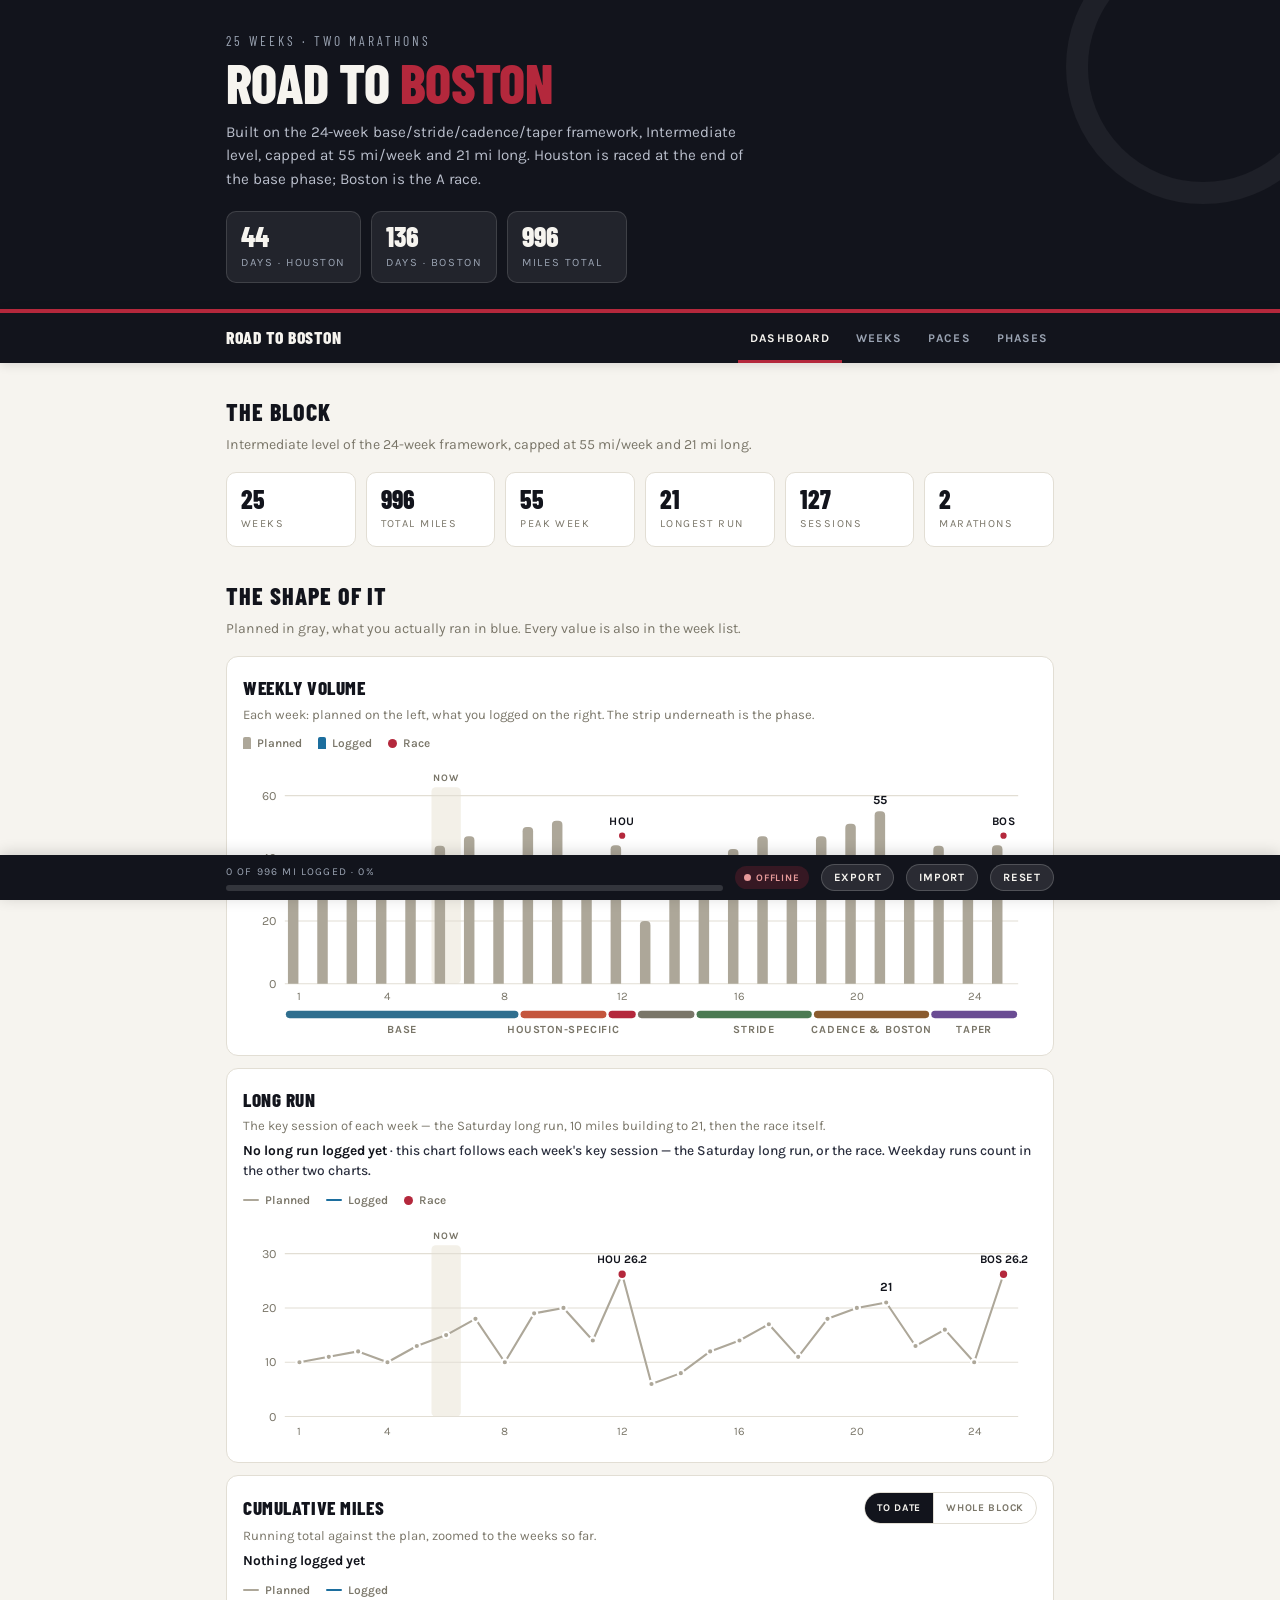
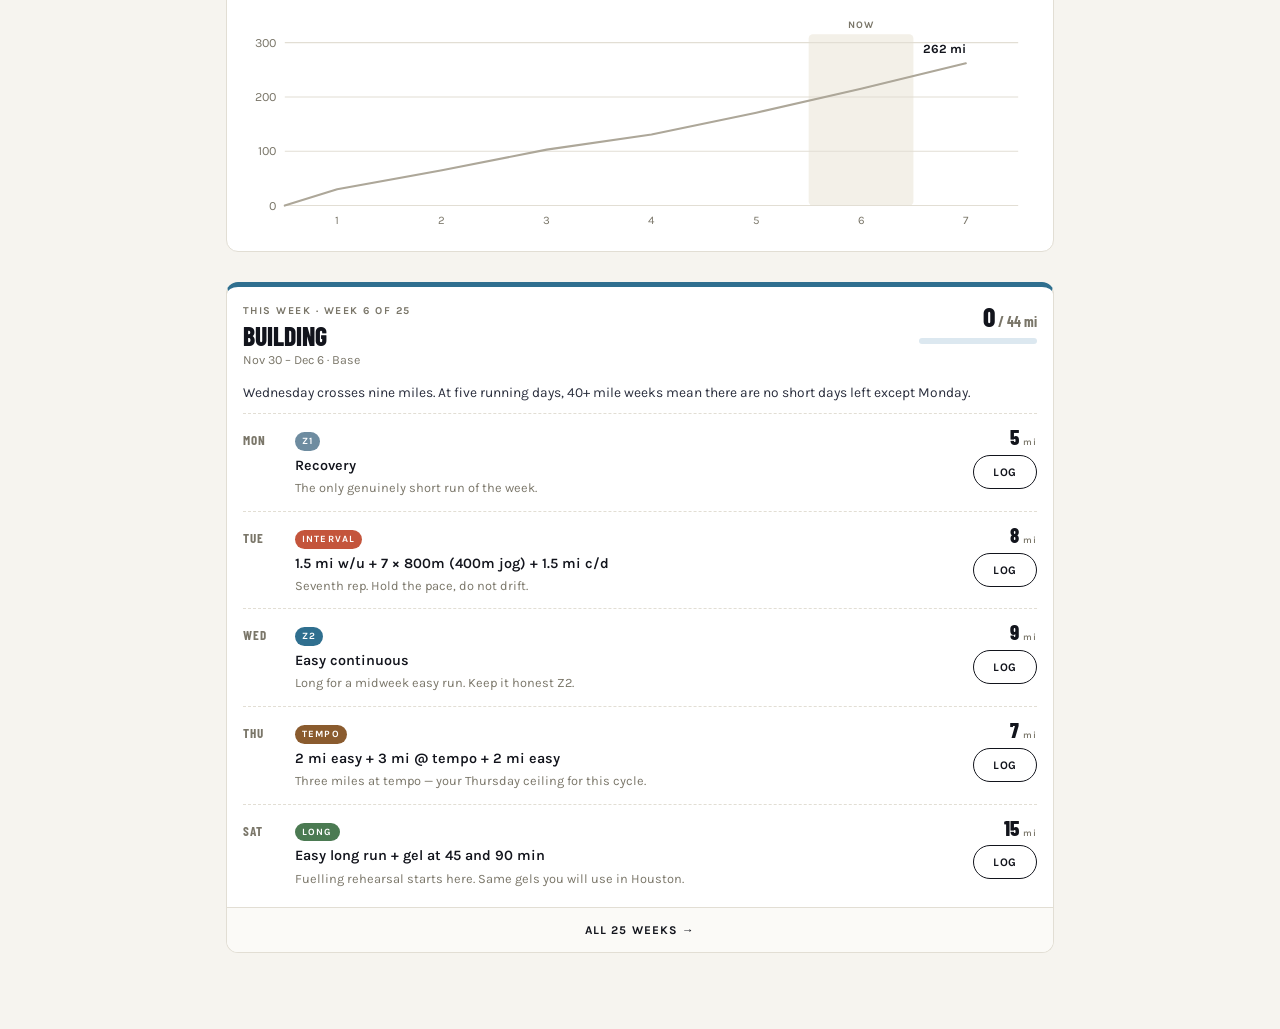
<file: road-to-boston-2027.html>
<!DOCTYPE html>
<html lang="en">
<head>
<meta charset="UTF-8">
<meta name="viewport" content="width=device-width, initial-scale=1.0, viewport-fit=cover">
<title>Road to Boston · 25 Weeks · Two Marathons</title>
<meta name="description" content="A 25-week marathon block from October 2026 to the Boston Marathon, with the Houston Marathon raced at week 12.">
<meta name="theme-color" content="#12141C">
<meta name="apple-mobile-web-app-capable" content="yes">
<meta name="apple-mobile-web-app-title" content="Road to Boston">
<link href="https://fonts.googleapis.com/css2?family=Barlow+Condensed:wght@600;700;800&family=Karla:wght@400;500;600;700&display=swap" rel="stylesheet">
<!-- ?v= busts GitHub Pages' 10-minute cache. Bump it on EVERY change to a file in
     assets/ or plans/, or phones will pair the new page with stale CSS/JS. -->
<link rel="stylesheet" href="assets/plan.css?v=2026-10-19.6">
</head>
<body>

<header class="hero">
  <div class="wrap" id="hero"></div>
</header>

<nav class="nav" aria-label="Sections">
  <div class="nav-in">
    <span class="nav-brand" id="navBrand"></span>
    <a href="#dashboard" data-v="dashboard">Dashboard</a>
    <a href="#weeks" data-v="weeks">Weeks</a>
    <a href="#paces" data-v="paces">Paces</a>
    <a href="#phases" data-v="phases">Phases</a>
  </div>
</nav>

<main class="wrap">

  <div class="view" data-view="dashboard">
    <section>
      <h2 class="sec">The block</h2>
      <p class="sec-sub">Intermediate level of the 24-week framework, capped at 55 mi/week and 21 mi long.</p>
      <div class="stats" id="stats"></div>
    </section>

    <section>
      <h2 class="sec">The shape of it</h2>
      <p class="sec-sub">Planned in gray, what you actually ran in blue. Every value is also in the week list.</p>
      <div id="charts"></div>
    </section>

    <section>
      <div id="thisWeek"></div>
    </section>
  </div>

  <div class="view" data-view="weeks">
    <section>
      <h2 class="sec">Week by week</h2>
      <p class="sec-sub">Tap a week to open it. Tap <em>Log</em> on a session to record what you actually ran.</p>
      <div class="weeks" id="weeks"></div>
    </section>
  </div>

  <div class="view" data-view="paces">
    <section>
      <h2 class="sec">Paces</h2>
      <p class="sec-sub">Built off a 3:30 Houston target — 8:01/mi. Everything else derives from that.</p>
      <div class="paces" id="paces"></div>
    </section>
  </div>

  <div class="view" data-view="phases">
    <section>
      <h2 class="sec">Phases</h2>
      <p class="sec-sub">Your base → stride → cadence → taper framework, with Houston raced at the seam.</p>
      <div class="phases" id="phases"></div>
    </section>
  </div>

</main>

<div class="bar">
  <div class="bar-in">
    <div class="prog">
      <div class="prog-t" id="progT">—</div>
      <div class="track"><div class="fill" id="progF" style="width:0%"></div></div>
    </div>
    <span class="sync" id="syncDot"></span>
    <button type="button" id="btnExport">Export</button>
    <button type="button" id="btnImport">Import</button>
    <button type="button" id="btnReset">Reset</button>
  </div>
</div>

<script src="plans/road-to-boston-2027.js?v=2026-10-19.6"></script>
<script src="assets/sync-config.js?v=2026-10-19.6"></script>
<script src="assets/sync.js?v=2026-10-19.6"></script>
<script src="assets/charts.js?v=2026-10-19.6"></script>
<script src="assets/plan.js?v=2026-10-19.6"></script>
<script>renderPlan();</script>
</body>
</html>
</file>
<file: assets/plan.css>
/* Shared stylesheet for every training plan in this repo.
   Design language carried over from the Oct 2026 half-marathon page. */

:root{
  --ink:#12141C; --ink-2:#2A2E3D;
  --paper:#F6F4EF; --card:#FFFFFF;
  --line:#E2DED4; --muted:#7A7669;

  /* phase accents (UI only — charts carry phase by a labelled strip, not hue) */
  --base:#2F6F8F; --houston:#C4553C; --race-hou:#B4283C;
  --recovery:#7A7669; --stride:#4B7A52; --cadence:#8A5B2E; --taper:#6A4C93;

  /* session accents */
  --z1:#6E8CA0; --z2:#2F6F8F; --interval:#C4553C;
  --tempo:#8A5B2E; --long:#4B7A52; --race:#B4283C; --rest:#B2AEA4;
  --mp:#B4283C; /* marathon pace = race pace, so it wears the race red */

  /* chart / logged colour — validated, see assets/charts.js */
  --logged:#1C6E9E; --logged-track:#DCE8F0;

  --f-head:'Barlow Condensed',sans-serif;
  --f-body:'Karla',sans-serif;
  --nav-h:50px;
}

*{margin:0;padding:0;box-sizing:border-box;-webkit-tap-highlight-color:transparent}
html{scroll-padding-top:calc(var(--nav-h) + 10px)}
body{font-family:var(--f-body);background:var(--paper);color:var(--ink);line-height:1.55;padding-bottom:76px}
body.sheet-open{overflow:hidden}
.wrap{max-width:860px;margin:0 auto;padding:0 16px}
a{color:inherit}
button{font-family:inherit}

/* ---------- HERO (dashboard only) ---------- */
.hero{background:var(--ink);color:var(--paper);padding:30px 0 26px;position:relative;overflow:hidden}
.hero::after{content:"";position:absolute;right:-60px;top:-70px;width:230px;height:230px;border:22px solid rgba(255,255,255,.05);border-radius:50%}
body:not(.v-dashboard) .hero{display:none}
.kicker{font-family:var(--f-head);font-size:.85rem;letter-spacing:.22em;text-transform:uppercase;color:#9AA3B2;margin-bottom:6px}
.hero h1{font-family:var(--f-head);font-weight:800;font-size:clamp(2.1rem,8vw,3.4rem);line-height:.95;text-transform:uppercase;letter-spacing:-.01em}
.hero h1 em{font-style:normal;color:var(--race)}
.hero p.sub{color:#B9BECB;font-size:.95rem;margin-top:12px;max-width:60ch}

.countdowns{display:flex;gap:10px;margin-top:20px;flex-wrap:wrap;position:relative;z-index:1}
.cd{background:rgba(255,255,255,.07);border:1px solid rgba(255,255,255,.13);border-radius:10px;padding:10px 14px;min-width:120px}
.cd .cd-n{font-family:var(--f-head);font-weight:800;font-size:1.75rem;line-height:1}
.cd .cd-l{font-size:.7rem;letter-spacing:.14em;text-transform:uppercase;color:#9AA3B2;margin-top:4px}
.cd.is-race{border-color:rgba(180,40,60,.55);background:rgba(180,40,60,.14)}

/* ---------- NAV ---------- */
.nav{position:sticky;top:0;z-index:40;background:var(--ink);border-top:4px solid var(--race);
  box-shadow:0 2px 10px rgba(0,0,0,.12)}
.nav-in{max-width:860px;margin:0 auto;padding:0 10px 0 16px;height:var(--nav-h);display:flex;align-items:stretch;gap:2px}
.nav-brand{font-family:var(--f-head);font-weight:800;font-size:1.1rem;text-transform:uppercase;letter-spacing:.03em;
  color:var(--paper);margin-right:auto;display:flex;align-items:center;white-space:nowrap}
.nav a{display:flex;align-items:center;padding:0 12px;color:#9AA3B2;text-decoration:none;
  font-size:.74rem;font-weight:700;letter-spacing:.09em;text-transform:uppercase;
  box-shadow:inset 0 -3px 0 transparent;transition:color .15s,box-shadow .15s}
.nav a:hover{color:var(--paper)}
.nav a.on{color:var(--paper);box-shadow:inset 0 -3px 0 var(--race)}
.nav a:focus-visible{outline:2px solid var(--paper);outline-offset:-4px}

/* ---------- VIEWS ---------- */
.view{display:none}
.view.on{display:block}

/* ---------- SECTIONS ---------- */
section{margin-top:30px}
h2.sec{font-family:var(--f-head);font-weight:800;font-size:1.5rem;text-transform:uppercase;letter-spacing:.04em;margin-bottom:4px}
p.sec-sub{color:var(--muted);font-size:.88rem;margin-bottom:16px}

/* ---------- STAT STRIP ---------- */
.stats{display:grid;grid-template-columns:repeat(auto-fit,minmax(118px,1fr));gap:10px}
.stat{background:var(--card);border:1px solid var(--line);border-radius:10px;padding:13px 14px}
.stat .v{font-family:var(--f-head);font-weight:800;font-size:1.6rem;line-height:1}
.stat .k{font-size:.68rem;letter-spacing:.13em;text-transform:uppercase;color:var(--muted);margin-top:5px}

/* ---------- THIS WEEK (dashboard) ---------- */
.tw{background:var(--card);border:1px solid var(--line);border-top:5px solid var(--line);border-radius:12px;padding:16px 16px 0;overflow:hidden}
.tw-head{display:flex;justify-content:space-between;align-items:flex-start;gap:14px}
.tw-l{min-width:0}
.tw-k{font-size:.66rem;letter-spacing:.14em;text-transform:uppercase;color:var(--muted);font-weight:700}
.tw h3{font-family:var(--f-head);font-weight:800;font-size:1.6rem;text-transform:uppercase;line-height:1.02;margin-top:3px}
.tw-d{font-size:.78rem;color:var(--muted);margin-top:2px}
.tw-r{text-align:right;flex:0 0 auto;min-width:118px}
.tw-n{font-family:var(--f-head);font-weight:800;font-size:1.7rem;line-height:1}
.tw-n span{font-size:.9rem;color:var(--muted);font-weight:700}
.tw-meter{height:6px;background:var(--logged-track);border-radius:4px;margin-top:8px;overflow:hidden}
.tw-fill{height:100%;background:var(--logged);border-radius:4px;transition:width .3s}
.tw-note{font-size:.86rem;color:var(--ink-2);margin-top:12px;padding-bottom:10px;border-bottom:1px dashed var(--line)}
.tw-more{display:block;text-align:center;font-weight:700;font-size:.74rem;letter-spacing:.09em;text-transform:uppercase;
  padding:13px;margin:6px -16px 0;color:var(--ink);text-decoration:none;border-top:1px solid var(--line);background:#FBFAF7}
.tw-more:hover{background:var(--paper)}

/* ---------- PACE TABLE ---------- */
.paces{background:var(--card);border:1px solid var(--line);border-radius:12px;overflow:hidden}
.pace-row{display:grid;grid-template-columns:minmax(96px,1fr) minmax(88px,auto);gap:4px 14px;padding:13px 15px;border-bottom:1px solid var(--line)}
.pace-row:last-child{border-bottom:none}
.pace-row .pl{font-weight:700;font-size:.92rem;display:flex;align-items:center;gap:8px}
.pace-row .pv{font-family:var(--f-head);font-weight:700;font-size:1.15rem;text-align:right;white-space:nowrap}
.pace-row .pn{grid-column:1/-1;color:var(--muted);font-size:.82rem;line-height:1.45}
.swatch{width:9px;height:9px;border-radius:50%;flex:0 0 auto}

/* ---------- PHASES ---------- */
.phases{display:grid;grid-template-columns:repeat(auto-fit,minmax(238px,1fr));gap:12px}
.phase-card{background:var(--card);border:1px solid var(--line);border-left:5px solid var(--line);border-radius:10px;padding:14px 16px}
.phase-card h3{font-family:var(--f-head);font-weight:800;font-size:1.15rem;text-transform:uppercase;letter-spacing:.03em}
.phase-card .wk{font-size:.7rem;letter-spacing:.13em;text-transform:uppercase;color:var(--muted);margin:2px 0 8px}
.phase-card p{font-size:.84rem;color:var(--ink-2);margin-bottom:6px}
.phase-card p.focus{color:var(--muted);margin-bottom:0}

/* ---------- CHARTS ---------- */
.chart-card{background:var(--card);border:1px solid var(--line);border-radius:12px;padding:16px 16px 10px;margin-bottom:12px}
.chart-head{display:flex;justify-content:space-between;align-items:center;gap:10px;flex-wrap:wrap}
.chart-card h3{font-family:var(--f-head);font-weight:800;font-size:1.2rem;text-transform:uppercase;letter-spacing:.03em}
.chart-card > p{color:var(--muted);font-size:.82rem;margin:2px 0 10px;line-height:1.45}
.chart-stat{font-size:.86rem;font-weight:700;color:var(--ink);margin:-4px 0 10px;line-height:1.45}
.chart-stat span{font-weight:500;color:var(--ink-2)}

.seg{display:inline-flex;border:1px solid var(--line);border-radius:20px;overflow:hidden;flex:0 0 auto}
.seg button{font-size:.64rem;font-weight:700;letter-spacing:.07em;text-transform:uppercase;
  background:transparent;border:0;color:var(--muted);padding:0 12px;min-height:30px;cursor:pointer}
.seg button + button{border-left:1px solid var(--line)}
.seg button.on{background:var(--ink);color:var(--paper)}
.seg button:not(.on):hover{color:var(--ink)}
.seg button:focus-visible{outline:2px solid var(--logged);outline-offset:-2px}
.chart-scroll{overflow-x:auto;overflow-y:hidden;-webkit-overflow-scrolling:touch}
.chart-scroll svg{display:block;width:100%;height:auto}
.chart-legend{display:flex;gap:16px;flex-wrap:wrap;margin-bottom:6px}
.chart-legend span{display:flex;align-items:center;gap:6px;font-size:.74rem;font-weight:600;color:var(--muted)}
.chart-legend i{width:9px;height:9px;border-radius:50%;display:block;flex:0 0 auto}
/* key-* rather than bar/line: a bare .bar would collide with the fixed footer bar */
.chart-legend i.key-bar{width:8px;height:12px;border-radius:2px 2px 0 0}
.chart-legend i.key-line{width:16px;height:2px;border-radius:1px}

.chart-tip{position:fixed;z-index:60;pointer-events:none;display:none;
  background:var(--ink);color:var(--paper);border-radius:8px;padding:8px 11px;
  font-family:var(--f-body);font-size:.76rem;line-height:1.45;max-width:240px;
  box-shadow:0 4px 16px rgba(0,0,0,.22)}
.chart-tip strong{display:block;font-weight:700;margin-bottom:2px}
.chart-tip span{display:block;color:#B9BECB}

/* ---------- WEEK LIST ---------- */
.weeks{display:flex;flex-direction:column;gap:9px}
.week{background:var(--card);border:1px solid var(--line);border-radius:12px;overflow:hidden;border-left:5px solid var(--line);
  scroll-margin-top:calc(var(--nav-h) + 12px)}
.week.is-done .week-head{opacity:.6}
.week.is-now{box-shadow:0 0 0 2px var(--ink)}
.week-head{display:grid;grid-template-columns:42px 1fr auto;gap:12px;align-items:center;padding:14px 15px;cursor:pointer}
.week-head:hover{background:#FBFAF7}
.wnum{font-family:var(--f-head);font-weight:800;font-size:1.5rem;line-height:1;color:var(--muted);text-align:center}
.wmeta h3{font-family:var(--f-head);font-weight:700;font-size:1.22rem;line-height:1.1;text-transform:uppercase;letter-spacing:.02em}
.wmeta .wd{font-size:.76rem;color:var(--muted);margin-top:2px}
.wmeta .wd strong{color:var(--ink);text-transform:uppercase;font-size:.68rem;letter-spacing:.08em}
.wright{text-align:right;display:flex;flex-direction:column;align-items:flex-end;gap:3px}
.wtot{font-family:var(--f-head);font-weight:800;font-size:1.25rem;line-height:1}
.wtot span{font-size:.62rem;letter-spacing:.1em;text-transform:uppercase;color:var(--muted);font-family:var(--f-body);font-weight:600}
.wlog{font-size:.66rem;font-weight:700;color:var(--ink-2);display:flex;align-items:center;gap:4px}
.wlog::before{content:"";width:7px;height:7px;border-radius:50%;background:var(--logged)}
.pill{font-size:.6rem;letter-spacing:.11em;text-transform:uppercase;font-weight:700;padding:3px 7px;border-radius:20px;color:#fff;white-space:nowrap}

.week-body{display:none;border-top:1px solid var(--line);padding:4px 15px 10px}
.week.open .week-body{display:block}
.wnote{font-size:.86rem;color:var(--ink-2);padding:12px 0;border-bottom:1px dashed var(--line);margin-bottom:4px}
.week.is-race{border-left-color:var(--race);background:linear-gradient(180deg,#FFF8F8,#fff)}
.week.is-race .wnum{color:var(--race)}

/* ---------- SESSION ROW ---------- */
.sess{display:grid;grid-template-columns:40px 1fr auto;gap:12px;align-items:start;padding:13px 0;border-bottom:1px dashed var(--line)}
.sess:last-child{border-bottom:none}
.tw .sess:last-of-type{border-bottom:none}
.sday{font-family:var(--f-head);font-weight:700;font-size:.82rem;letter-spacing:.07em;text-transform:uppercase;color:var(--muted);padding-top:3px}
.sbody{min-width:0}
.sbody .stype{font-size:.6rem;letter-spacing:.12em;text-transform:uppercase;font-weight:700;color:#fff;padding:2px 7px;border-radius:20px;display:inline-block;margin-bottom:5px}
.sbody .sdet{font-size:.9rem;font-weight:600;line-height:1.4}
.sbody .sfeel{font-size:.8rem;color:var(--muted);margin-top:3px;line-height:1.45}
.slog{margin-top:7px;font-size:.8rem;font-weight:700;color:var(--ink);display:flex;align-items:center;gap:6px}
.slog::before{content:"";width:8px;height:8px;border-radius:50%;background:var(--logged);flex:0 0 auto}
.snote{font-size:.78rem;color:var(--ink-2);margin-top:3px;padding-left:14px;font-style:italic;overflow-wrap:anywhere}
.sright{text-align:right;display:flex;flex-direction:column;align-items:flex-end;gap:7px}
.smi{font-family:var(--f-head);font-weight:800;font-size:1.3rem;line-height:1;white-space:nowrap}
.smi span{font-size:.58rem;letter-spacing:.09em;color:var(--muted);font-family:var(--f-body);font-weight:600}

.logbtn{font-size:.72rem;font-weight:700;letter-spacing:.07em;text-transform:uppercase;
  border:1.5px solid var(--ink);background:var(--card);color:var(--ink);border-radius:20px;
  min-height:34px;min-width:64px;padding:0 14px;cursor:pointer;white-space:nowrap}
.logbtn:hover{background:var(--ink);color:var(--paper)}
.logbtn.on{background:var(--logged);border-color:var(--logged);color:#fff}
.logbtn.on:hover{background:#155A80;border-color:#155A80}
.logbtn:focus-visible{outline:2px solid var(--logged);outline-offset:2px}

/* ---------- LOG EDITOR (bottom sheet on phones, dialog on desktop) ---------- */
.sheet-bg{position:fixed;inset:0;z-index:80;background:rgba(18,20,28,.5);display:none;align-items:flex-end;justify-content:center}
.sheet-bg.open{display:flex}
.sheet{background:var(--card);width:100%;max-width:520px;border-radius:16px 16px 0 0;
  padding:20px 18px calc(18px + env(safe-area-inset-bottom));box-shadow:0 -6px 30px rgba(0,0,0,.22);
  max-height:92vh;overflow:auto}
.sheet-k{font-size:.66rem;letter-spacing:.13em;text-transform:uppercase;color:var(--muted);font-weight:700}
.sheet h3{font-family:var(--f-head);font-weight:800;font-size:1.35rem;line-height:1.1;text-transform:uppercase;margin-top:3px}
.sheet-plan{font-size:.84rem;color:var(--muted);margin-top:3px}
.sheet-grid{display:grid;grid-template-columns:1fr 1fr;gap:12px}
.sheet label{display:block;font-size:.68rem;font-weight:700;letter-spacing:.09em;text-transform:uppercase;color:var(--muted);margin-top:14px}
.sheet label small{font-weight:600;letter-spacing:.02em;text-transform:none;opacity:.8}
.sheet input,.sheet textarea{display:block;width:100%;margin-top:6px;font-family:var(--f-body);
  font-size:16px;/* 16px stops iOS zooming the page on focus */
  text-transform:none;letter-spacing:normal;color:var(--ink);background:var(--paper);
  border:1.5px solid var(--line);border-radius:10px;padding:11px 12px}
.sheet input:focus,.sheet textarea:focus{outline:none;border-color:var(--logged);background:#fff}
.sheet textarea{resize:vertical;min-height:60px}
.sheet-pace{font-family:var(--f-head);font-weight:700;font-size:1.05rem;margin-top:10px;min-height:1.3em}
.sheet-pace.bad{font-family:var(--f-body);font-size:.8rem;font-weight:600;color:var(--race)}
.sheet-err{color:var(--race);font-size:.82rem;font-weight:600;min-height:1.2em;margin-top:8px}
.sheet-btns{display:flex;gap:8px;margin-top:10px;align-items:center}
.sheet-btns span{flex:1}
.sheet-btns button{min-height:44px;padding:0 18px;border-radius:22px;font-size:.78rem;font-weight:700;
  letter-spacing:.07em;text-transform:uppercase;cursor:pointer;border:1.5px solid transparent}
.b-main{background:var(--ink);color:var(--paper)}
.b-main:hover{background:#000}
.b-ghost{background:transparent;color:var(--ink);border-color:var(--line) !important}
.b-ghost:hover{border-color:var(--ink) !important}
.b-danger{background:transparent;color:var(--race);padding:0 6px !important}
.b-danger:hover{text-decoration:underline}
@media (min-width:640px){
  .sheet-bg{align-items:center}
  .sheet{border-radius:16px}
}

/* ---------- FOOTER BAR ---------- */
.bar{position:fixed;bottom:0;left:0;right:0;background:var(--ink);color:var(--paper);z-index:40;
  box-shadow:0 -2px 14px rgba(0,0,0,.16);padding-bottom:env(safe-area-inset-bottom)}
.bar-in{max-width:860px;margin:0 auto;padding:9px 16px;display:flex;align-items:center;gap:12px}
.bar .prog{flex:1 1 150px;min-width:0}
.bar .prog-t{font-size:.66rem;letter-spacing:.11em;text-transform:uppercase;color:#9AA3B2;margin-bottom:5px;
  white-space:nowrap;overflow:hidden;text-overflow:ellipsis}
.bar .track{height:6px;background:rgba(255,255,255,.14);border-radius:4px;overflow:hidden}
.bar .fill{height:100%;background:var(--race);border-radius:4px;transition:width .3s}
.bar button{font-size:.7rem;font-weight:700;letter-spacing:.07em;text-transform:uppercase;
  background:rgba(255,255,255,.1);border:1px solid rgba(255,255,255,.18);color:var(--paper);
  border-radius:20px;padding:6px 12px;cursor:pointer}
.bar button:hover{background:rgba(255,255,255,.2)}

.sync{font-size:.62rem;font-weight:700;letter-spacing:.08em;text-transform:uppercase;
  padding:4px 9px;border-radius:20px;white-space:nowrap;display:inline-flex;align-items:center;gap:5px}
.sync::before{content:"";width:7px;height:7px;border-radius:50%;background:currentColor;flex:0 0 auto}
.sync.ok{color:#8FD4A0;background:rgba(75,122,82,.22)}
.sync.syncing{color:#D9C68A;background:rgba(138,91,46,.22)}
.sync.offline{color:#E79A9A;background:rgba(180,40,60,.22)}
.sync.local{color:#9AA3B2;background:rgba(255,255,255,.08)}

.warn{background:#FFF4E5;border:1px solid #F0D9B5;color:#7A5A20;border-radius:10px;padding:11px 14px;font-size:.82rem;margin-top:16px}

/* ---------- PHONES ---------- */
@media (max-width:620px){
  .chart-scroll svg{width:600px;max-width:none}
  .chart-scroll{border-bottom:1px solid var(--line)}
}
@media (max-width:560px){
  .nav-brand{display:none}
  .nav-in{padding:0 6px;justify-content:space-between}
  .nav a{flex:1;justify-content:center;padding:0 4px;font-size:.68rem;letter-spacing:.06em}

  .stats{grid-template-columns:repeat(3,1fr);gap:8px}
  .stat{padding:11px 11px}
  .stat .v{font-size:1.35rem}
  .stat .k{font-size:.6rem;letter-spacing:.08em}

  .tw-head{flex-direction:column;gap:10px}
  .tw-r{text-align:left;width:100%}

  .week-head{grid-template-columns:34px 1fr auto;gap:9px;padding:12px}
  .wmeta h3{font-size:1.08rem}
  .sess{grid-template-columns:34px 1fr auto;gap:9px}
  .hero h1{letter-spacing:0}

  .bar-in{gap:7px;padding:8px 10px}
  .bar .prog-t{font-size:.58rem;letter-spacing:.04em}
  .bar button{padding:5px 8px;font-size:.6rem;letter-spacing:.03em}
  .sync{padding:4px 7px;font-size:.55rem;letter-spacing:.03em}
  .sync::before{width:6px;height:6px}
}

@media print{
  .bar,.nav,.logbtn{display:none}
  .view{display:block !important}
  .week-body{display:block !important}
  body{padding-bottom:0;background:#fff}
}
</file>
